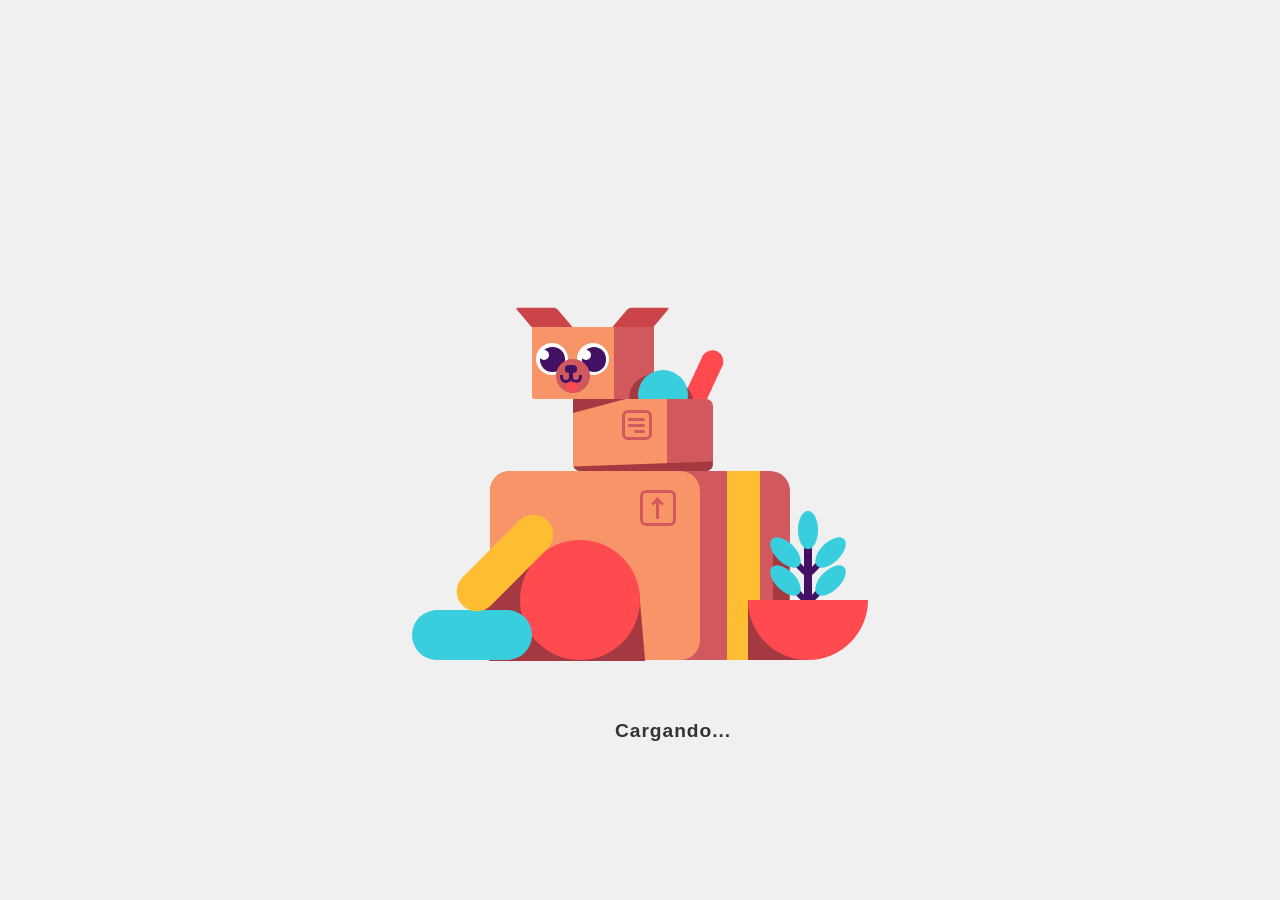
<file: index.html>
<!doctype html>
<!--[if lte IE 9]>
<html lang="en" class="oldie">
<![endif]-->
<!--[if gt IE 9]><!-->
<html lang="en">
<!--<![endif]-->
<head>
  <meta charset="utf-8">
  <meta name="viewport" content="width=device-width, initial-scale=1">
  <title>CSS Box Dog Animation</title>
  <link rel="stylesheet" media="all" href="style.css" />
</head>
<body>
<div class="container">
  <div class="box">
    <div class="sign"></div>
  </div>
  <div class="dog">
    <div class="dog-group">
      <div class="tongue-open"></div>
      <div class="body-group">
        <div class="dog-box">
          <div class="dog-box-sign">
            <div class="content"></div>
          </div>
          <div class="bottom-shadow"></div>
          <div class="top-left-shadow"></div>
        </div>
        <div class="tail-group">
          <div class="tail">
            <div class="tail">
              <div class="tail">
                <div class="tail">
                  <div class="tail">
                    <div class="tail">
                      <div class="tail last"></div>
                    </div>
                  </div>
                </div>
              </div>
            </div>
          </div>
        </div>
        <div class="dog-shape"></div>
      </div>
      <div class="head-group">
        <div class="ear">
          <div class="ear-container">
            <div class="ear-left"></div>
          </div>
        </div>
        <div class="head"></div>
        <div class="ear right">
          <div class="ear-container">
            <div class="ear-right"></div>
          </div>
        </div>
        <div class="face">
          <div class="muzzle">
            <div class="nose"></div>
            <div class="mouth-close"></div>
            <div class="mouth-open">
              <div class="teeth"></div>
            </div>
            <div class="mouth-barks"></div>
          </div>
          <div class="eyes">
            <div class="eye-left">
              <div class="pupil"></div>
            </div>
            <div class="eye-right">
              <div class="pupil"></div>
            </div>
          </div>
        </div>
      </div>
    </div>
  </div>
  <div class="plant-group">
    <div class="pot"></div>
    <div class="plant">
      <div class="stem">
        <div class="leaf"></div>
        <div class="leaf"></div>
        <div class="leaf"></div>
        <div class="leaf"></div>
        <div class="leaf"></div>
      </div>
    </div>
  </div>
  <div class="shapes">
    <div class="red-shape"></div>
    <div class="blue-shape"></div>
    <div class="yellow-shape"></div>
  </div>
</div>
<div class="loading-container">
  <div class="loading-text">Cargando...</div>
  <div class="ready-text">Listo</div>
</div>
<script>
  window.addEventListener('load', () => {
    document.body.classList.add('site-loaded');
    
    const loadingText = document.querySelector('.loading-text');
    const readyText = document.querySelector('.ready-text');
    
    // Mostrar "Cargando..." inicialmente
    loadingText.style.display = 'block';
    readyText.style.display = 'none';
    
    // Cambiar a "Listo" después de 10 segundos
    setTimeout(() => {
      loadingText.style.display = 'none';
      readyText.style.display = 'block';
    }, 10000);
    
    // Redirigir a inicio.html 2 segundos después de mostrar "Listo"
    setTimeout(() => {
      window.location.href = 'inicio.html';
    }, 12000);
  });
</script>
</body>
</html>
</file>
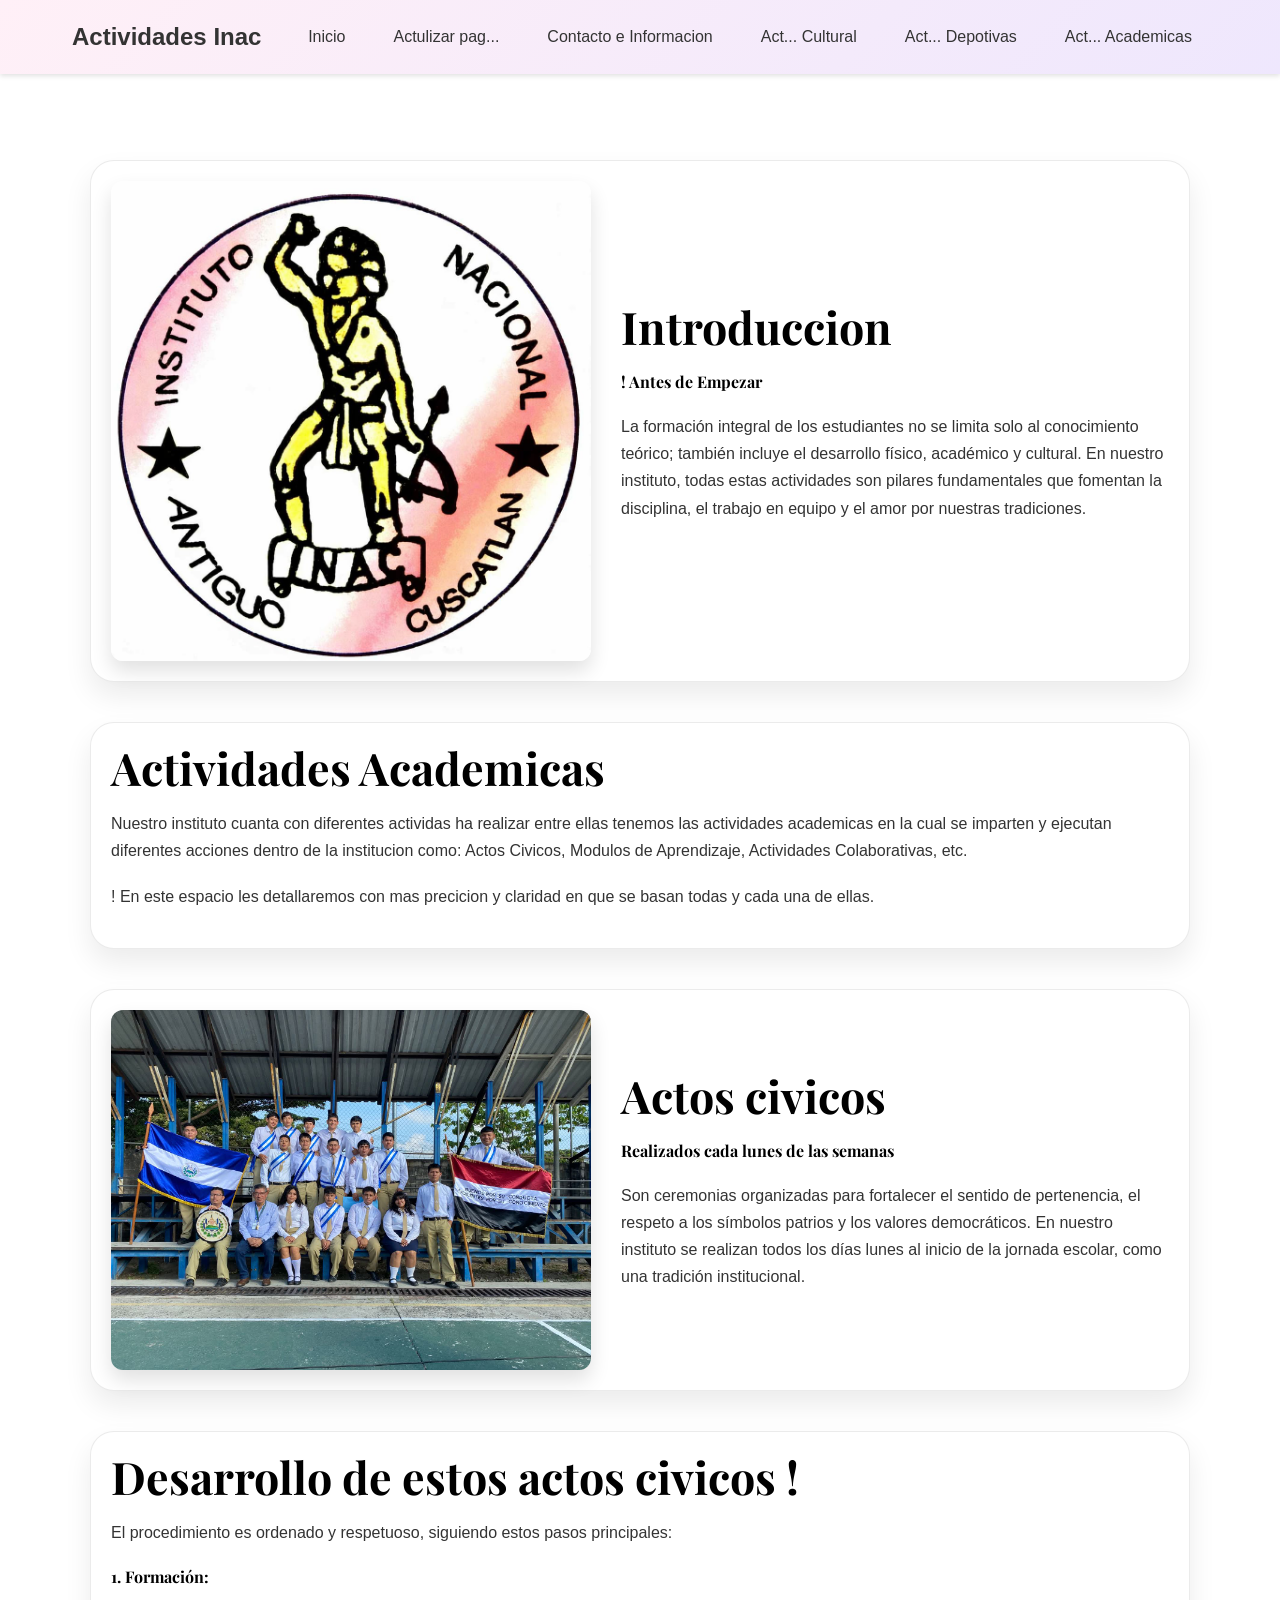
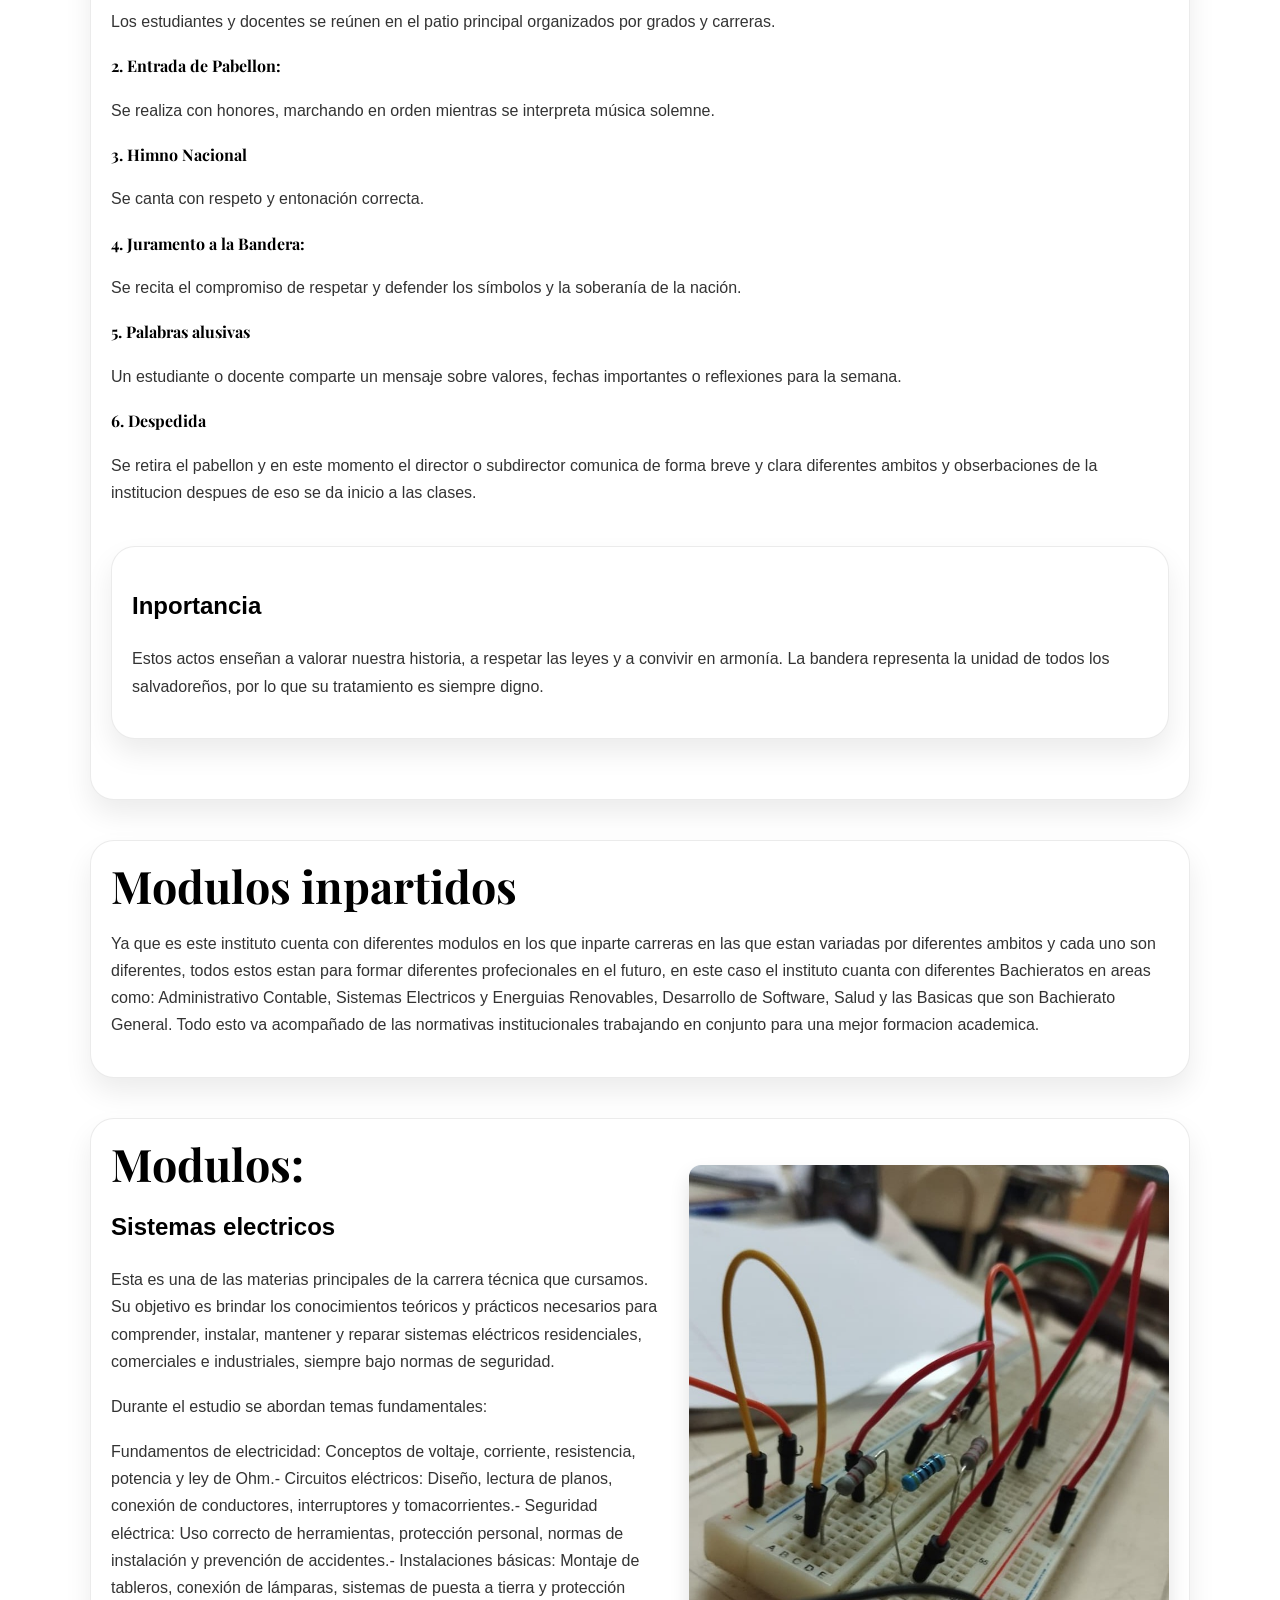
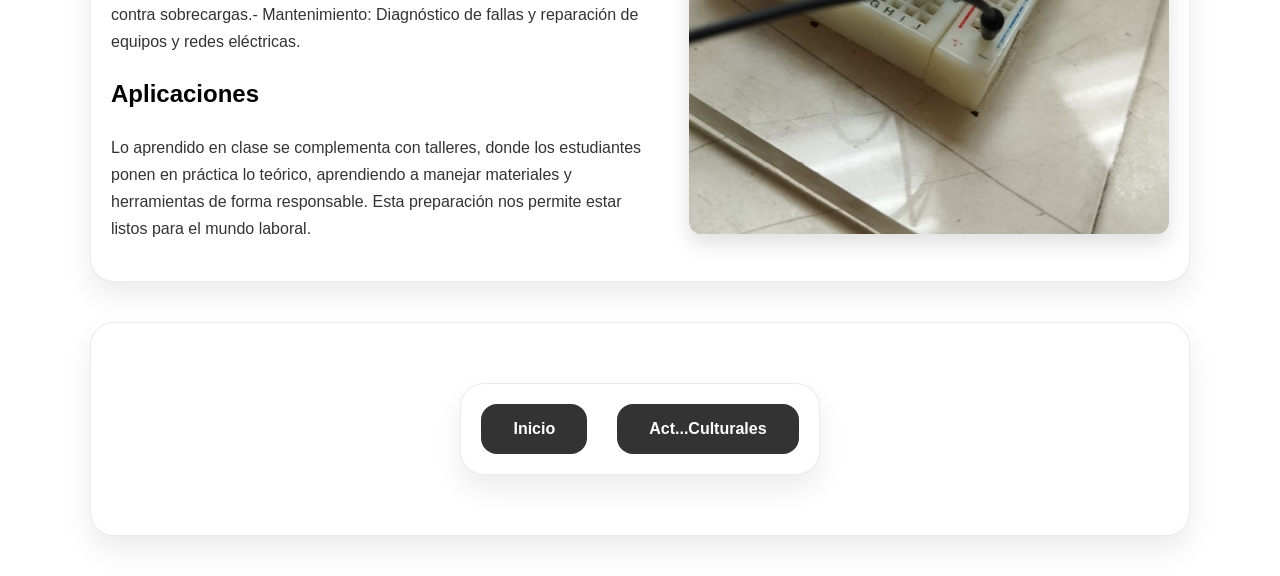
<file: actividadesinacp.html>
<!DOCTYPE html>
<html lang="es-ES">
<head>
    <meta charset="UTF-8">
    <meta name="viewport" content="width=device-width, initial-scale=1.0">
    <title>Barroco Copy</title>
    <link rel="stylesheet" href="styles.css">
    <link href="https://fonts.googleapis.com/css2?family=Montserrat:wght@600;700&family=Playfair+Display:wght@400;700&display=swap" rel="stylesheet">
    <style>
        .detalle-barroco {
            display: flex;
            flex-wrap: wrap;
            align-items: center;
            gap: 30px;
            max-width: 1100px;
            margin: 40px auto;
            padding: 20px;
        }
        .detalle-barroco img {
            width: 100%;
            max-width: 480px;
            border-radius: 12px;
            object-fit: cover;
            box-shadow: 0 10px 20px rgba(0,0,0,0.12);
        }
        .detalle-barroco.reverse {
            flex-direction: row-reverse;
        }
        .detalle-contenido {
            flex: 1;
            min-width: 280px;
        }
        .detalle-contenido h1,
        .detalle-contenido h4 {
            margin: 0 0 18px;
            font-family: 'Playfair Display', serif;
        }
        .detalle-contenido h1 {
            font-size: 2.8rem;
            line-height: 1.1;
        }
        .detalle-contenido p {
            color: #333;
            line-height: 1.7;
            margin-bottom: 18px;
            font-size: 1rem;
        }
        .detalle-contenido .cta-buton {
            display: block;
            margin: 1.5rem auto 0;
        }
        @media (max-width: 860px) {
            .detalle-barroco {
                flex-direction: column;
                text-align: center;
            }
            .detalle-contenido {
                width: 100%;
            }
            .detalle-barroco img {
                max-width: 100%;
            }
        }
    </style>
</head>
<body>
    <header>
        <nav>
            <div class="logo">Actividades Inac</div>
            <button class="nav-toggle" aria-label="Abrir menú" aria-expanded="false">
                <span></span>
                <span></span>
                <span></span>
            </button>
            <ul class="nav-links">
                <li><a href="inicio.html">Inicio</a></li>
                <li><a href="index.html">Actulizar pag...</a></li>
                <li><a href="Informaciony contactos.html">Contacto e Informacion</a></li>
                <li><a href="actividadesinacp2.html">Act... Cultural</a></li>
                <li><a href="actividadesinacpdepo.html">Act... Depotivas</a></li>
                <li><a href="actividadesinacp.html">Act... Academicas</a></li>


            </ul>
        </nav>
    </header>

    <main class="fade-section">
   <section   class="detalle-barroco">
            <img src="IMGs/inaclogo.jpg" alt="El Barroco">
            <div class="detalle-contenido">
                <h1>Introduccion</h1>
                <h4>! Antes de Empezar</h4>
                <p>La formación integral de los estudiantes no se limita solo al conocimiento teórico;
                     también incluye el desarrollo físico, académico y cultural. En nuestro instituto, 
                     todas estas actividades son pilares fundamentales que fomentan la disciplina, el trabajo 
                     en equipo y el amor por nuestras tradiciones.</p>
                
            </div>
        </section>

        <section class="detalle-barroco reverse">
            
            <div class="detalle-contenido">
                <h1>Actividades Academicas</h1>
                <h4></h4>
                <p>Nuestro instituto cuanta con diferentes actividas ha realizar entre ellas tenemos las actividades academicas en la cual se imparten y ejecutan diferentes acciones dentro 
                    de la institucion como: Actos Civicos, Modulos de Aprendizaje, Actividades Colaborativas, etc.
                </p>

                <h4></h4>
                     <p> ! En este espacio les detallaremos con mas precicion y claridad en que se basan todas y cada una de ellas.</p>
            </div>
        </section>


        <section id="Caracteristicas" class="detalle-barroco">
            <img src="IMGs/actocivico.jpg" alt="Contenido barroco">
            <div class="detalle-contenido">
                <h1>Actos civicos</h1>
                
               <h4>Realizados cada lunes de las semanas
                </h4>
                <p>Son ceremonias organizadas para fortalecer el sentido de pertenencia, el respeto a los símbolos patrios y los valores democráticos. En nuestro instituto se realizan todos los días lunes al inicio de la jornada escolar, como una tradición institucional.

                </p>
            </div>
        </section>


        <section class="detalle-barroco">
            <div class="detalle-contenido">
               <h1>Desarrollo de estos actos civicos !
                </h1>
                <p> El procedimiento es ordenado y respetuoso, siguiendo estos pasos principales:</p>

                <h4>1. Formación: </h4>
                <p>Los estudiantes y docentes se reúnen en el patio principal organizados por grados y carreras.</p>

                    <h4>2. Entrada de Pabellon:
                    </h4>
                    <p>Se realiza con honores, marchando en orden mientras se interpreta música solemne.</p>

                         <h4>3. Himno Nacional</h4>
                         <p>Se canta con respeto y entonación correcta.</p>    
                        
                        
                         <h4>4. Juramento a la Bandera:</h4>
                            <p>Se recita el compromiso de respetar y defender los símbolos y la soberanía de la nación.</p>

                            <h4>5. Palabras alusivas</h4>
                            <p>Un estudiante o docente comparte un mensaje sobre valores, fechas importantes o reflexiones para la semana.</p>

                            <h4>6. Despedida</h4>
                            <p>Se retira el pabellon y en este momento el director o subdirector comunica de forma breve y clara diferentes ambitos y obserbaciones de la institucion despues de eso se da inicio a las clases.

</p>

           
                    
                    
                    
                    
                    <section class="detalle-barroco reverse">
            
            <div class="detalle-contenido">
                 <h2>Inportancia
            </h2>
                
                <h4></h4>

                <p> Estos actos enseñan a valorar nuestra historia, a respetar las leyes y a convivir en armonía. La bandera representa la unidad de todos los salvadoreños, por lo que su tratamiento es siempre digno.</p>
                
            </div>
        </section>




    </section>




<section class="detalle-barroco reverse">
            
            <div class="detalle-contenido">
                <h1> Modulos inpartidos</h1>
                <h2></h2>
                <p>Ya que es este instituto cuenta con diferentes modulos en los que inparte carreras en las que estan variadas por diferentes ambitos y cada uno son diferentes, todos estos estan para 
                    formar diferentes profecionales en el futuro, en este caso el instituto cuanta con diferentes Bachieratos en areas como: Administrativo Contable, Sistemas Electricos y Energuias Renovables, Desarrollo de Software, Salud y las Basicas que son Bachierato General. 
                    Todo esto va acompañado de las normativas institucionales trabajando en conjunto para una mejor formacion academica.
                </p>

                <h4></h4>
                    
            </div>
        </section>



   <section class="detalle-barroco reverse">
            
    <img src="IMGs/modulo.jpg" alt="Carácter barroco">
    
            <div class="detalle-contenido">
                <h1>Modulos:</h1>
                <h2> Sistemas electricos</h2>
                  <p>Esta es una de las materias principales de la carrera técnica que cursamos. 
                    Su objetivo es brindar los conocimientos teóricos y prácticos necesarios para comprender, instalar, 
                    mantener y reparar sistemas eléctricos residenciales, comerciales e industriales, siempre bajo normas de seguridad.</p>

                    <p> Durante el estudio se abordan temas fundamentales:</p>
                    <p>  Fundamentos de electricidad: Conceptos de voltaje, corriente, resistencia, potencia y ley de Ohm.
​
- Circuitos eléctricos: Diseño, lectura de planos, conexión de conductores, interruptores y tomacorrientes.
​
- Seguridad eléctrica: Uso correcto de herramientas, protección personal, normas de instalación y prevención de accidentes.
​
- Instalaciones básicas: Montaje de tableros, conexión de lámparas, sistemas de puesta a tierra y protección contra sobrecargas.
​
- Mantenimiento: Diagnóstico de fallas y reparación de equipos y redes eléctricas.</p>

<h2> Aplicaciones</h2>
<p> Lo aprendido en clase se complementa con talleres, donde los estudiantes ponen en práctica lo teórico, aprendiendo a manejar materiales y herramientas de forma responsable. Esta preparación nos permite estar listos para el mundo laboral.</p>
                
                    </div>

   </section>






<section class="detalle-barroco reverse">
            







            <section id="Caracteristicas" class="detalle-barroco">
        
                <button class="cta-buton" onclick="window.location.href='inicio.html'">Inicio</button>
                <button class="cta-buton" onclick="window.location.href='actividadesinacp2.html'">Act...Culturales</button>
            
            </div>
        </section>








 
    </main>






    <script>
        window.addEventListener('load', () => {
            document.body.classList.add('site-loaded');
        });
    </script>
<script>
const navToggle = document.querySelector('.nav-toggle');
const navLinks = document.querySelector('.nav-links');
if (navToggle && navLinks) {
    navToggle.addEventListener('click', () => {
        const expanded = navToggle.getAttribute('aria-expanded') === 'true';
        navToggle.setAttribute('aria-expanded', String(!expanded));
        navLinks.classList.toggle('nav-open');
    });
}
</script>
</body>
</html>
</file>
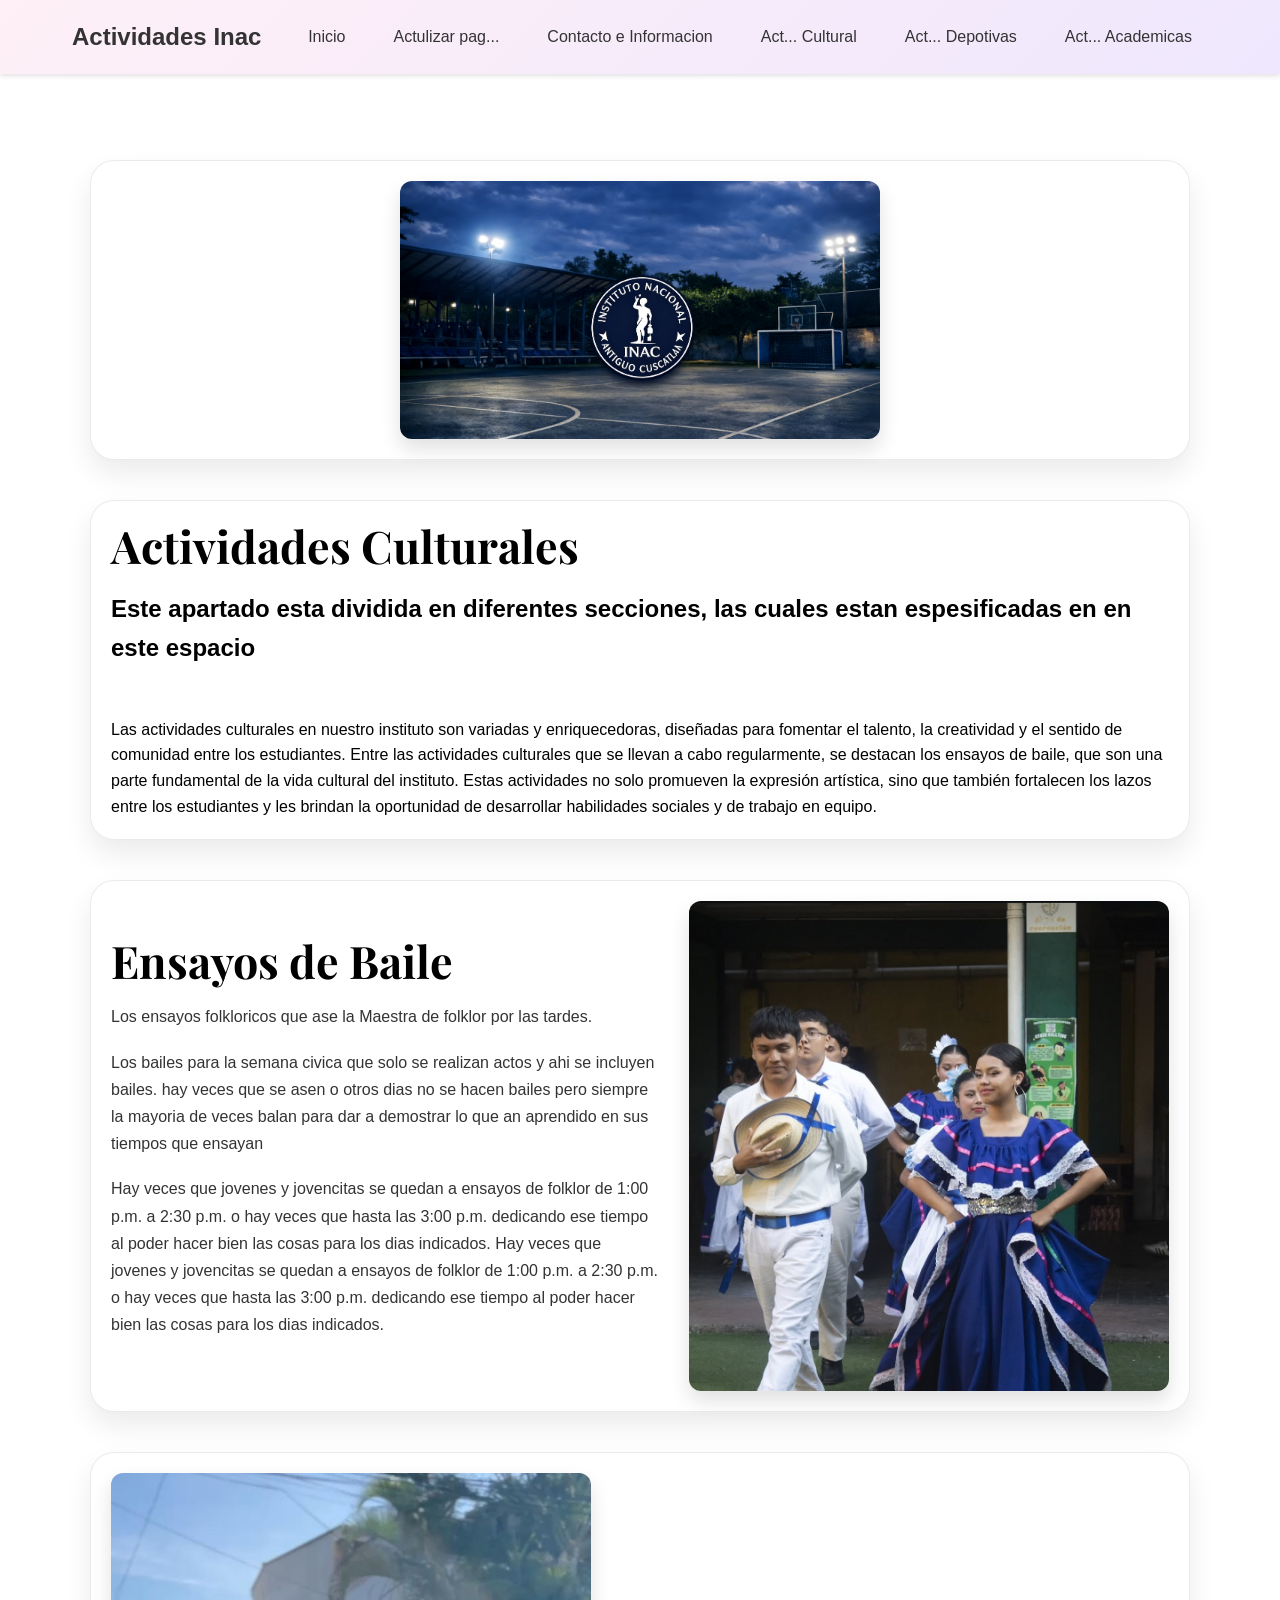
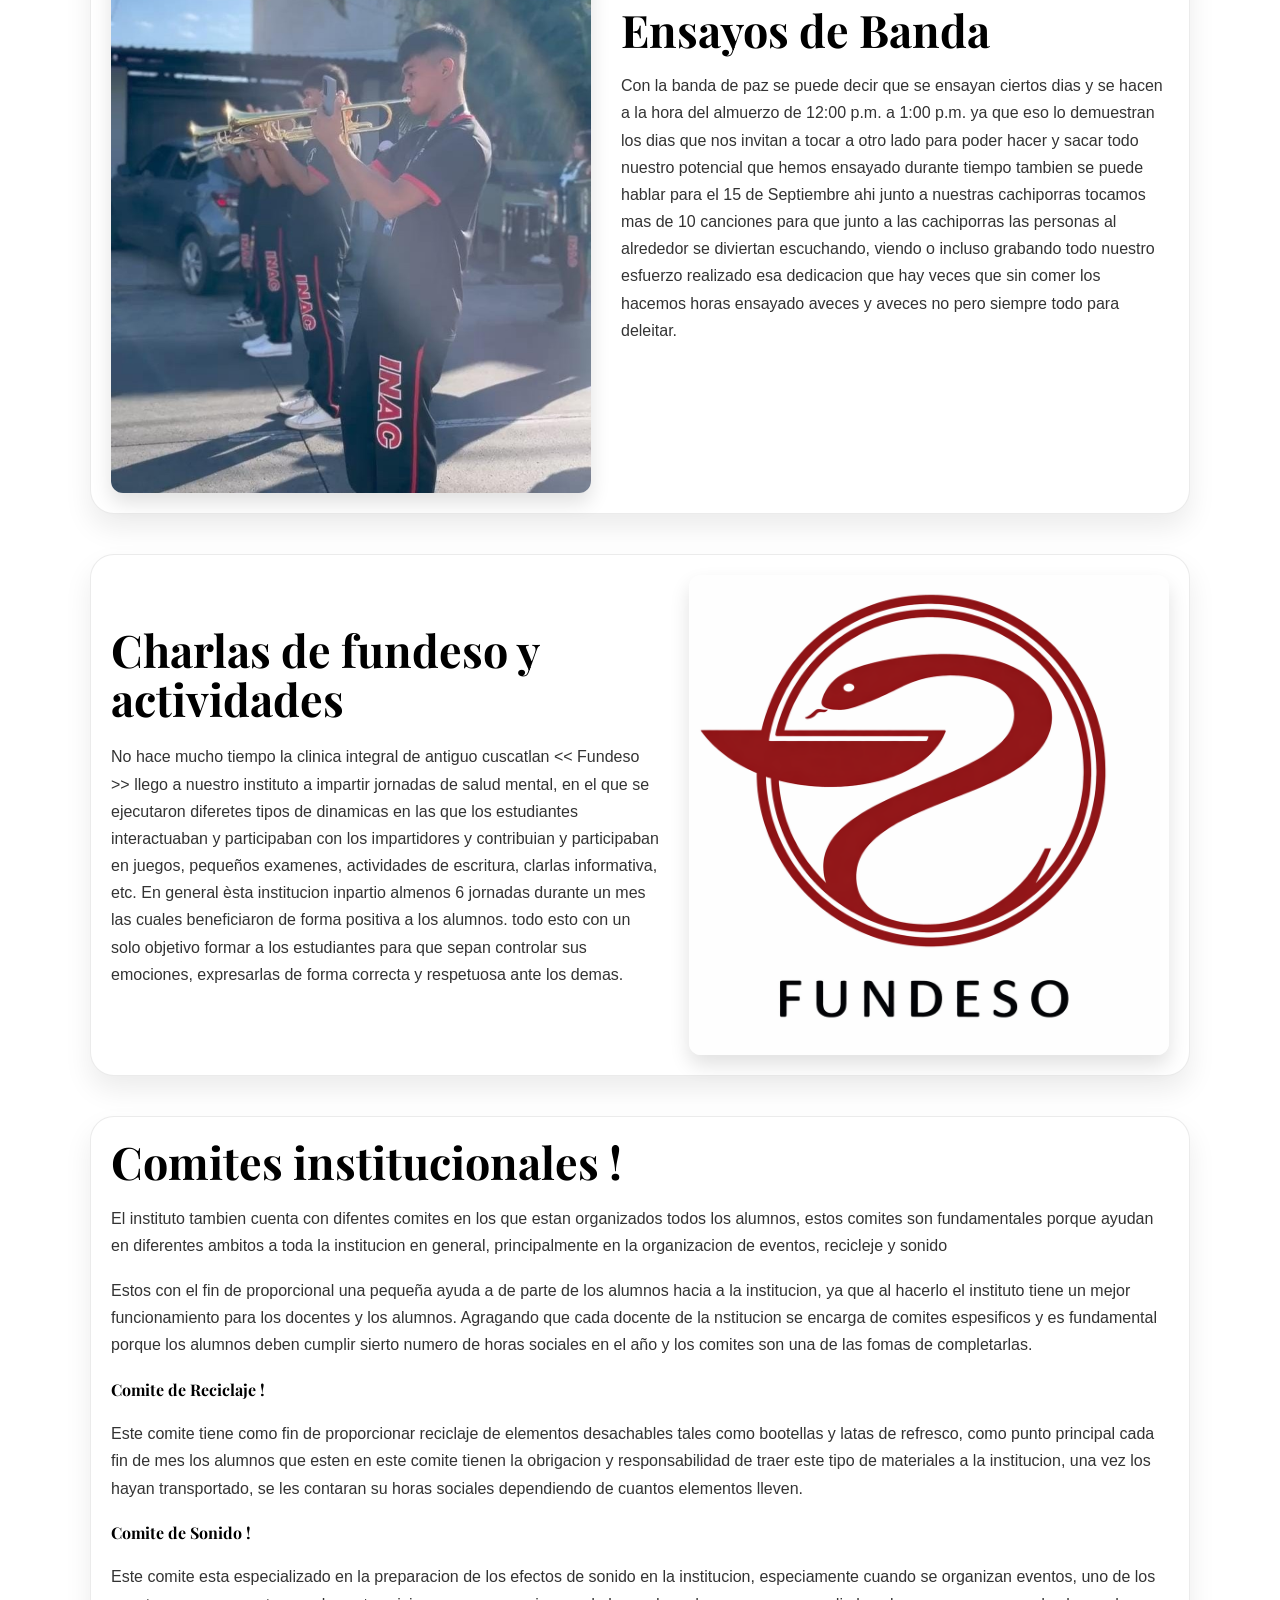
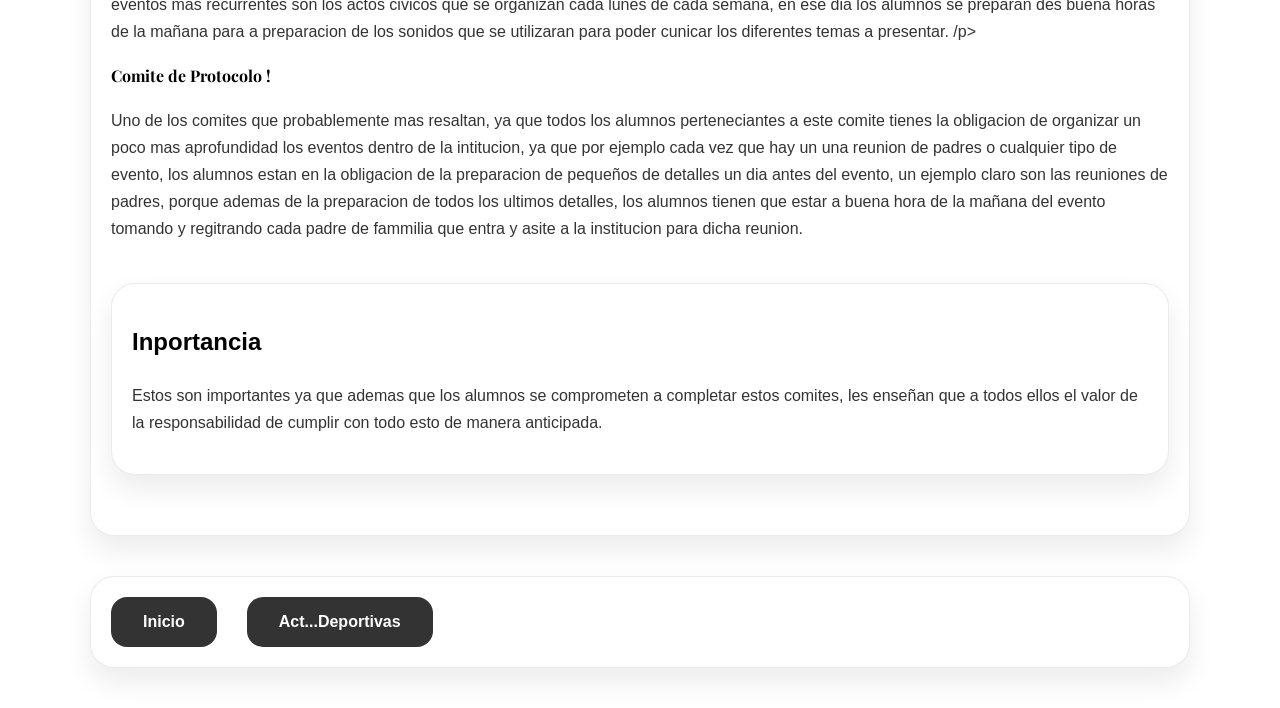
<file: actividadesinacp2.html>
<!DOCTYPE html>
<html lang="es-ES">
<head>
    <meta charset="UTF-8">
    <meta name="viewport" content="width=device-width, initial-scale=1.0">
    <title>Barroco Copy</title>
    <link rel="stylesheet" href="styles.css">
    <link href="https://fonts.googleapis.com/css2?family=Montserrat:wght@600;700&family=Playfair+Display:wght@400;700&display=swap" rel="stylesheet">
    <style>
        .detalle-barroco {
            display: flex;
            flex-wrap: wrap;
            align-items: center;
            gap: 30px;
            max-width: 1100px;
            margin: 40px auto;
            padding: 20px;
        }
        .detalle-barroco img {
            width: 100%;
            max-width: 480px;
            border-radius: 12px;
            object-fit: cover;
            box-shadow: 0 10px 20px rgba(0,0,0,0.12);
        }
        .detalle-barroco.reverse {
            flex-direction: row-reverse;
        }
        .detalle-contenido {
            flex: 1;
            min-width: 280px;
        }
        .detalle-contenido h1,
        .detalle-contenido h4 {
            margin: 0 0 18px;
            font-family: 'Playfair Display', serif;
        }
        .detalle-contenido h1 {
            font-size: 2.8rem;
            line-height: 1.1;
        }
        .detalle-contenido p {
            color: #333;
            line-height: 1.7;
            margin-bottom: 18px;
            font-size: 1rem;
        }
        .detalle-contenido .cta-buton {
            display: block;
            margin: 1.5rem auto 0;
        }
        @media (max-width: 860px) {
            .detalle-barroco {
                flex-direction: column;
                text-align: center;
            }
            .detalle-contenido {
                width: 100%;
            }
            .detalle-barroco img {
                max-width: 100%;
            }
        }
    </style>
</head>
<body>
    <header>
        <nav>
            <div class="logo">Actividades Inac</div>
            <button class="nav-toggle" aria-label="Abrir menú" aria-expanded="false">
                <span></span>
                <span></span>
                <span></span>
            </button>
            <ul class="nav-links">
                <li><a href="inicio.html">Inicio</a></li>
                <li><a href="index.html">Actulizar pag...</a></li>
                <li><a href="Informaciony contactos.html">Contacto e Informacion</a></li>
                <li><a href="actividadesinacp2.html">Act... Cultural</a></li>
                <li><a href="actividadesinacpdepo.html">Act... Depotivas</a></li>
                <li><a href="actividadesinacp.html">Act... Academicas</a></li>


            </ul>
        </nav>
    </header>

    <main class="fade-section">




<section   class="detalle-barroco">
           
    <img src="IMGs/inacfts.png" alt="El Barroco"></section>





   <section   class="detalle-barroco">
            
            <div class="detalle-contenido">
                <h1>Actividades Culturales</h1>
            <h2>Este apartado esta dividida en diferentes secciones, las cuales estan espesificadas en en este espacio</h2>

                
                <p></p>
                
            </div>Las actividades culturales en nuestro instituto son variadas y enriquecedoras, diseñadas para fomentar el talento, la creatividad y el sentido de comunidad entre los estudiantes. Entre las actividades culturales que se llevan a cabo regularmente, se destacan los ensayos de baile, que son una parte fundamental de la vida cultural del instituto. Estas actividades no solo promueven la expresión artística, sino que también fortalecen los lazos entre los estudiantes y les brindan la oportunidad de desarrollar habilidades sociales y de trabajo en equipo.
        </section>







<section class="detalle-barroco reverse">
            
    <img src="IMGs/cultural1.jpg" alt="Carácter barroco">
    <div class="detalle-contenido">
                <h1>Ensayos de Baile</h1>
                <h4></h4>
                <p> </p>  
                <p>Los ensayos folkloricos que ase la Maestra de folklor por las tardes.</p>
                    <p>Los bailes para la semana civica que solo se realizan actos y ahi se incluyen bailes. hay veces que se asen o otros dias no se hacen bailes pero siempre la mayoria de veces balan para dar a demostrar lo que an aprendido en sus tiempos que ensayan</p>
                    <p>  Hay veces que jovenes y jovencitas se quedan a ensayos de folklor de 1:00 p.m. a 2:30 p.m. o hay veces que hasta las 3:00 p.m. dedicando ese tiempo al poder hacer bien las cosas para los dias indicados. Hay veces que jovenes y jovencitas se quedan a ensayos de folklor de 1:00 p.m. a 2:30 p.m. o hay veces que hasta las 3:00 p.m. dedicando ese tiempo al poder hacer bien las cosas para los dias indicados.</p>
                </div>

   </section>












        <section id="Caracteristicas" class="detalle-barroco">
            <img src="IMGs/banda.jpg" alt="Contenido barroco">
            <div class="detalle-contenido">
                <h1>Ensayos de Banda</h1>
                
               <h4>
                </h4>
                <p>Con la banda de paz se puede decir que se ensayan ciertos dias y se hacen a la hora del almuerzo de 12:00 p.m. a 1:00 p.m. ya que eso lo demuestran los dias que nos invitan a tocar a otro lado para poder hacer y sacar todo nuestro potencial que hemos ensayado durante tiempo tambien se puede hablar para el 15 de Septiembre ahi junto a nuestras cachiporras tocamos mas de 10 canciones para que junto a las cachiporras las personas al alrededor se diviertan escuchando, viendo o incluso grabando todo nuestro esfuerzo realizado esa dedicacion que hay veces que sin comer los hacemos horas ensayado aveces y aveces no pero siempre todo para deleitar.</p>
                
            </div>
        </section>










<section class="detalle-barroco reverse">
            <img src="IMGs/fundeso.jpg" alt="Carácter barroco">
            <div class="detalle-contenido">
                 
                <h1>Charlas de fundeso y actividades</h1>
                <h2></h2>
                <p>No hace mucho tiempo la clinica integral de antiguo cuscatlan << Fundeso >> llego a nuestro instituto a impartir jornadas de salud mental,
                en el que se  ejecutaron diferetes tipos de dinamicas en las que los estudiantes interactuaban y participaban con los impartidores y contribuian y participaban en juegos, pequeños examenes, actividades de escritura, clarlas informativa, etc.
            En general èsta institucion inpartio almenos 6 jornadas durante un mes las cuales beneficiaron de forma positiva a los alumnos. todo esto con un solo objetivo formar a los estudiantes para que sepan controlar sus emociones, expresarlas de forma correcta y respetuosa ante los demas.</p>

                <h4></h4>
                    
            </div>
        </section>


        <section class="detalle-barroco">
            <div class="detalle-contenido">
               <h1>Comites institucionales !
                </h1>
                <p>El instituto tambien cuenta con difentes comites en los que estan organizados todos los alumnos, estos comites son fundamentales porque ayudan en diferentes ambitos a toda la institucion en general, principalmente en la organizacion de eventos, recicleje y sonido </p>    
                            <p>Estos con el fin de proporcional una pequeña ayuda a de parte de los alumnos hacia a la institucion, ya que al hacerlo el instituto tiene un mejor funcionamiento para los docentes y los alumnos. Agragando que cada docente de la nstitucion se encarga de comites espesificos
                                 y es fundamental porque los alumnos deben cumplir sierto numero de horas sociales en el año y los comites son una de las fomas de completarlas. </p>

                <h4>Comite de Reciclaje !</h4>
                <p>Este comite tiene como fin de proporcionar reciclaje de elementos desachables tales como bootellas y latas de refresco, como punto principal cada fin de mes los alumnos que esten en este comite tienen la obrigacion y responsabilidad de traer este tipo de materiales a la institucion, una vez los hayan transportado, se les contaran su horas sociales dependiendo de cuantos elementos lleven. </p>

                    <h4>Comite de Sonido !
                    </h4>
                    <p>Este comite esta especializado en la preparacion de los efectos de sonido en la institucion, especiamente cuando se organizan eventos, uno de los eventos mas recurrentes son los actos civicos que se organizan cada lunes de cada semana, en ese dia los alumnos se preparan des buena horas de la mañana para a preparacion de los sonidos que se utilizaran para poder cunicar los diferentes temas a presentar. /p>

                         <h4>Comite de Protocolo !</h4>
                         <p>Uno de los comites que probablemente mas resaltan, ya que todos los alumnos perteneciantes a este comite tienes la obligacion de organizar un poco mas aprofundidad los eventos dentro de la intitucion, ya que por ejemplo cada vez que hay un una reunion de padres o cualquier tipo de evento, los alumnos estan en la obligacion de la preparacion de pequeños de detalles un dia antes del evento, un ejemplo claro son las reuniones de padres, porque ademas de la preparacion de todos los ultimos detalles, los alumnos tienen que estar a buena hora de la mañana del evento tomando y regitrando cada padre de fammilia que entra y asite a la institucion para dicha reunion. </p>    
                        
    
                    <section class="detalle-barroco reverse">
            
            <div class="detalle-contenido">
                 <h2>Inportancia
            </h2>
                
                <h4></h4>

                <p>Estos son importantes ya que ademas que los alumnos se comprometen a completar estos comites, les enseñan que a todos ellos el valor de la responsabilidad de cumplir con todo esto de manera anticipada.</p>
                
            </div>
        </section>




    </section>




            <section id="Caracteristicas" class="detalle-barroco">
        
                <button class="cta-buton" onclick="window.location.href='inicio.html'">Inicio</button>
                <button class="cta-buton" onclick="window.location.href='actividadesinacpdepo.html'">Act...Deportivas</button>
            
            </div>
        </section>








 
    </main>






    <script>
        window.addEventListener('load', () => {
            document.body.classList.add('site-loaded');
        });
    </script>
<script>
const navToggle = document.querySelector('.nav-toggle');
const navLinks = document.querySelector('.nav-links');
if (navToggle && navLinks) {
    navToggle.addEventListener('click', () => {
        const expanded = navToggle.getAttribute('aria-expanded') === 'true';
        navToggle.setAttribute('aria-expanded', String(!expanded));
        navLinks.classList.toggle('nav-open');
    });
}
</script>
</body>
</html>
</file>
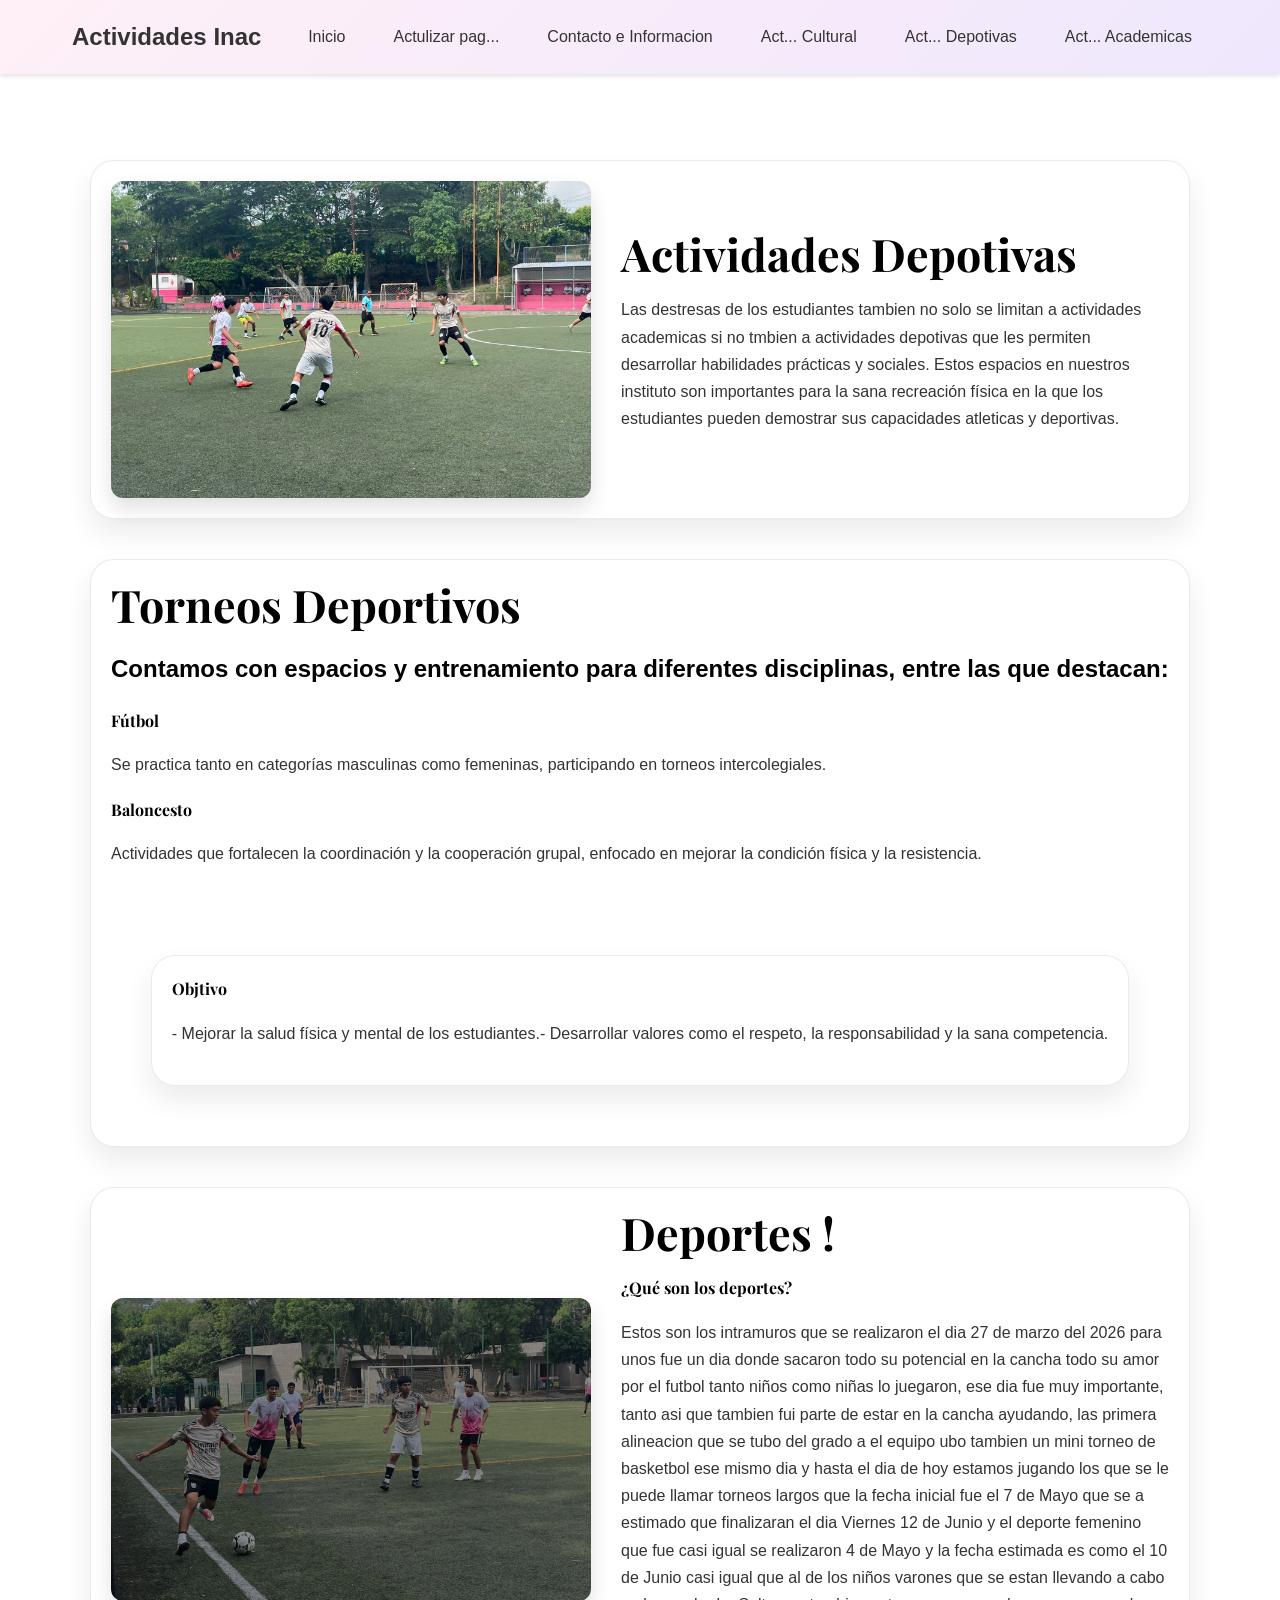
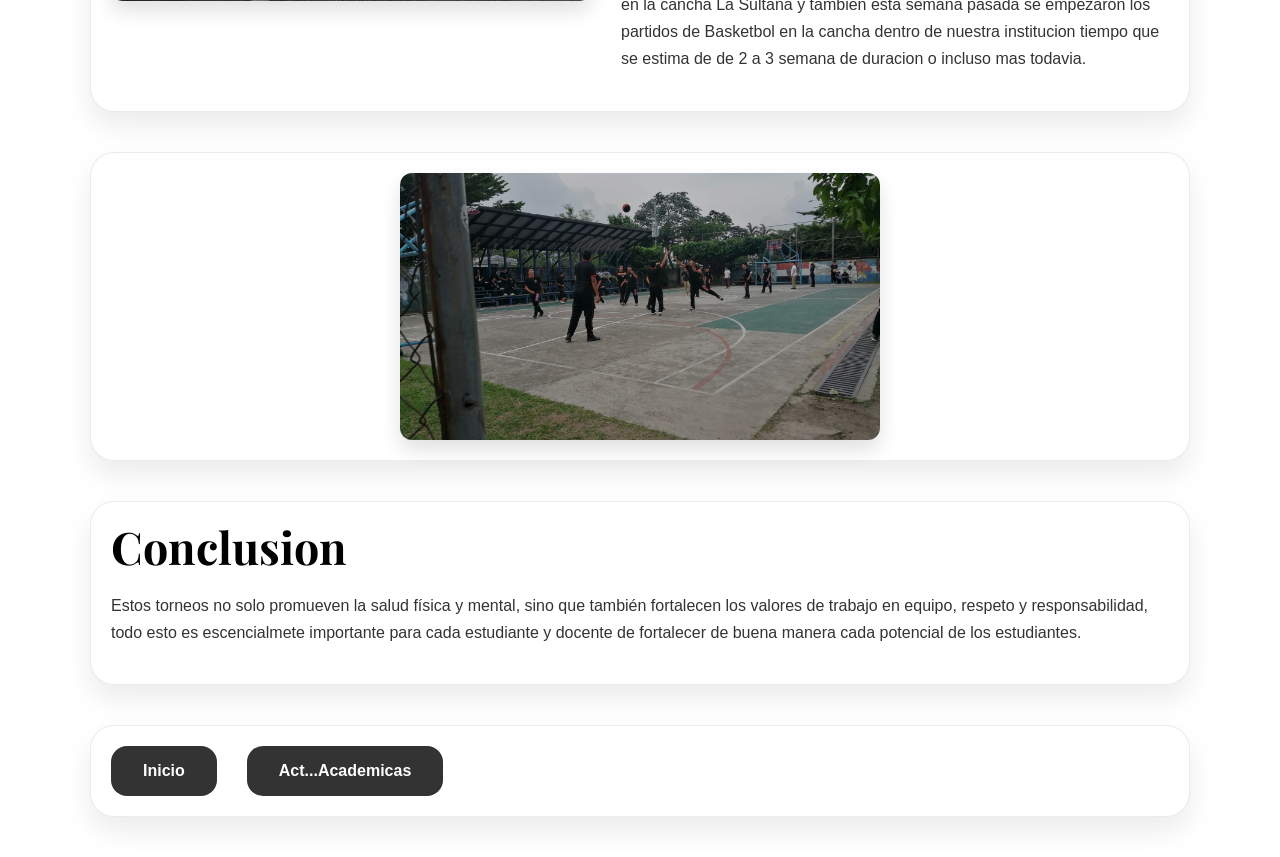
<file: actividadesinacpdepo.html>
<!DOCTYPE html>
<html lang="es-ES">
<head>
    <meta charset="UTF-8">
    <meta name="viewport" content="width=device-width, initial-scale=1.0">
    <title>Barroco Copy</title>
    <link rel="stylesheet" href="styles.css">
    <link href="https://fonts.googleapis.com/css2?family=Montserrat:wght@600;700&family=Playfair+Display:wght@400;700&display=swap" rel="stylesheet">
    <style>
        .detalle-barroco {
            display: flex;
            flex-wrap: wrap;
            align-items: center;
            gap: 30px;
            max-width: 1100px;
            margin: 40px auto;
            padding: 20px;
        }
        .detalle-barroco img {
            width: 100%;
            max-width: 480px;
            border-radius: 12px;
            object-fit: cover;
            box-shadow: 0 10px 20px rgba(0,0,0,0.12);
        }
        .detalle-barroco.reverse {
            flex-direction: row-reverse;
        }
        .detalle-contenido {
            flex: 1;
            min-width: 280px;
        }
        .detalle-contenido h1,
        .detalle-contenido h4 {
            margin: 0 0 18px;
            font-family: 'Playfair Display', serif;
        }
        .detalle-contenido h1 {
            font-size: 2.8rem;
            line-height: 1.1;
        }
        .detalle-contenido p {
            color: #333;
            line-height: 1.7;
            margin-bottom: 18px;
            font-size: 1rem;
        }
        .detalle-contenido .cta-buton {
            display: block;
            margin: 1.5rem auto 0;
        }
        @media (max-width: 860px) {
            .detalle-barroco {
                flex-direction: column;
                text-align: center;
            }
            .detalle-contenido {
                width: 100%;
            }
            .detalle-barroco img {
                max-width: 100%;
            }
        }
    </style>
</head>
<body>
    <header>
        <nav>
            <div class="logo">Actividades Inac</div>
            <button class="nav-toggle" aria-label="Abrir menú" aria-expanded="false">
                <span></span>
                <span></span>
                <span></span>
            </button>
            <ul class="nav-links">
                <li><a href="inicio.html">Inicio</a></li>
                <li><a href="index.html">Actulizar pag...</a></li>
                <li><a href="Informaciony contactos.html">Contacto e Informacion</a></li>
                <li><a href="actividadesinacp2.html">Act... Cultural</a></li>
                <li><a href="actividadesinacpdepo.html">Act... Depotivas</a></li>
                <li><a href="actividadesinacp.html">Act... Academicas</a></li>


            </ul>
        </nav>
    </header>

    <main class="fade-section">
   <section   class="detalle-barroco">
            <img src="IMGs/depo.jpg" alt="El Barroco">
            <div class="detalle-contenido">
                <h1>Actividades Depotivas</h1>
                <h4></h4>
                <p>Las destresas de los estudiantes tambien no solo se limitan a actividades academicas si no tmbien a actividades depotivas que les permiten desarrollar habilidades prácticas y sociales. Estos espacios en nuestros instituto son importantes para la sana recreación física en la que los estudiantes pueden demostrar sus capacidades atleticas y deportivas.</p>
                
            </div>
        </section>

        <section class="detalle-barroco reverse">
            
            <div class="detalle-contenido">
            <h1>Torneos Deportivos</h1>
                <h2>Contamos con espacios y entrenamiento para diferentes disciplinas, entre las que destacan:</h2>
            <h4>Fútbol</h4>
            <p>Se practica tanto en categorías masculinas como femeninas, participando en torneos intercolegiales.</p>

                <h4>Baloncesto</h4>
                     <p>Actividades que fortalecen la coordinación y la cooperación grupal, enfocado en mejorar la condición física y la resistencia.
</p>
            </div>


             <section class="detalle-barroco reverse">
                <div class="detalle-contenido">
            <h4>Objtivo</h4>
                <p>
- Mejorar la salud física y mental de los estudiantes.
​
- Desarrollar valores como el respeto, la responsabilidad y la sana competencia.
 
</p>
</div>
        </section>
        </section>


        <section id="Caracteristicas" class="detalle-barroco">
            <img src="IMGs/depo2.jpg" alt="Contenido barroco">
            <div class="detalle-contenido">
                <h1>Deportes !</h1>
                
               <h4>¿Qué son los deportes?</h4>
                <p>Estos son los intramuros que se realizaron el dia 27 de marzo del 2026 para unos fue un dia donde sacaron todo su potencial en la cancha todo su amor
                     por el futbol tanto niños como niñas lo juegaron, ese dia fue muy importante, tanto asi que tambien fui parte de estar en la cancha ayudando, las primera alineacion que se tubo del grado
                      a el equipo ubo tambien un mini torneo de basketbol ese mismo dia y hasta el dia de hoy estamos jugando los que se le puede llamar torneos largos que la fecha inicial fue el 7
                       de Mayo que se a estimado que finalizaran el dia Viernes 12 de Junio y el deporte femenino que fue casi igual se realizaron 4 de Mayo y la fecha estimada es como el 10 de
                        Junio casi igual que al de los niños varones que se estan llevando a cabo en la cancha La Sultana y tambien esta semana pasada se empezaron los partidos de Basketbol en la cancha
                         dentro  de nuestra institucion tiempo  que se estima de de 2 a 3 semana de duracion o incluso mas todavia.</p>
            </div>
       
        </section>



    </section>

 <section class="detalle-barroco">
            <img src="IMGs/depo3.jpg" alt="Introducción al barroco">
        
        </section>


<section class="detalle-barroco reverse">
            
            <div class="detalle-contenido">
                <h1>Conclusion</h1>
                <h2></h2>
                <p>Estos torneos no solo promueven la salud física y mental, sino que también fortalecen los valores de trabajo en equipo, respeto y responsabilidad, 
                    todo esto es escencialmete importante para cada estudiante y docente de fortalecer de buena manera cada potencial de los estudiantes.
                </p>

                <h4></h4>
                    
            </div>
        </section>



  




 
                   <section id="Caracteristicas" class="detalle-barroco">
        
                <button class="cta-buton" onclick="window.location.href='inicio.html'">Inicio</button>
                <button class="cta-buton" onclick="window.location.href='actividadesinacp.html'">Act...Academicas</button>
                
            </div>
        </section>








 
    </main>






    <script>
        window.addEventListener('load', () => {
            document.body.classList.add('site-loaded');
        });
    </script>
<script>
const navToggle = document.querySelector('.nav-toggle');
const navLinks = document.querySelector('.nav-links');
if (navToggle && navLinks) {
    navToggle.addEventListener('click', () => {
        const expanded = navToggle.getAttribute('aria-expanded') === 'true';
        navToggle.setAttribute('aria-expanded', String(!expanded));
        navLinks.classList.toggle('nav-open');
    });
}
</script>
</body>
</html>
</file>
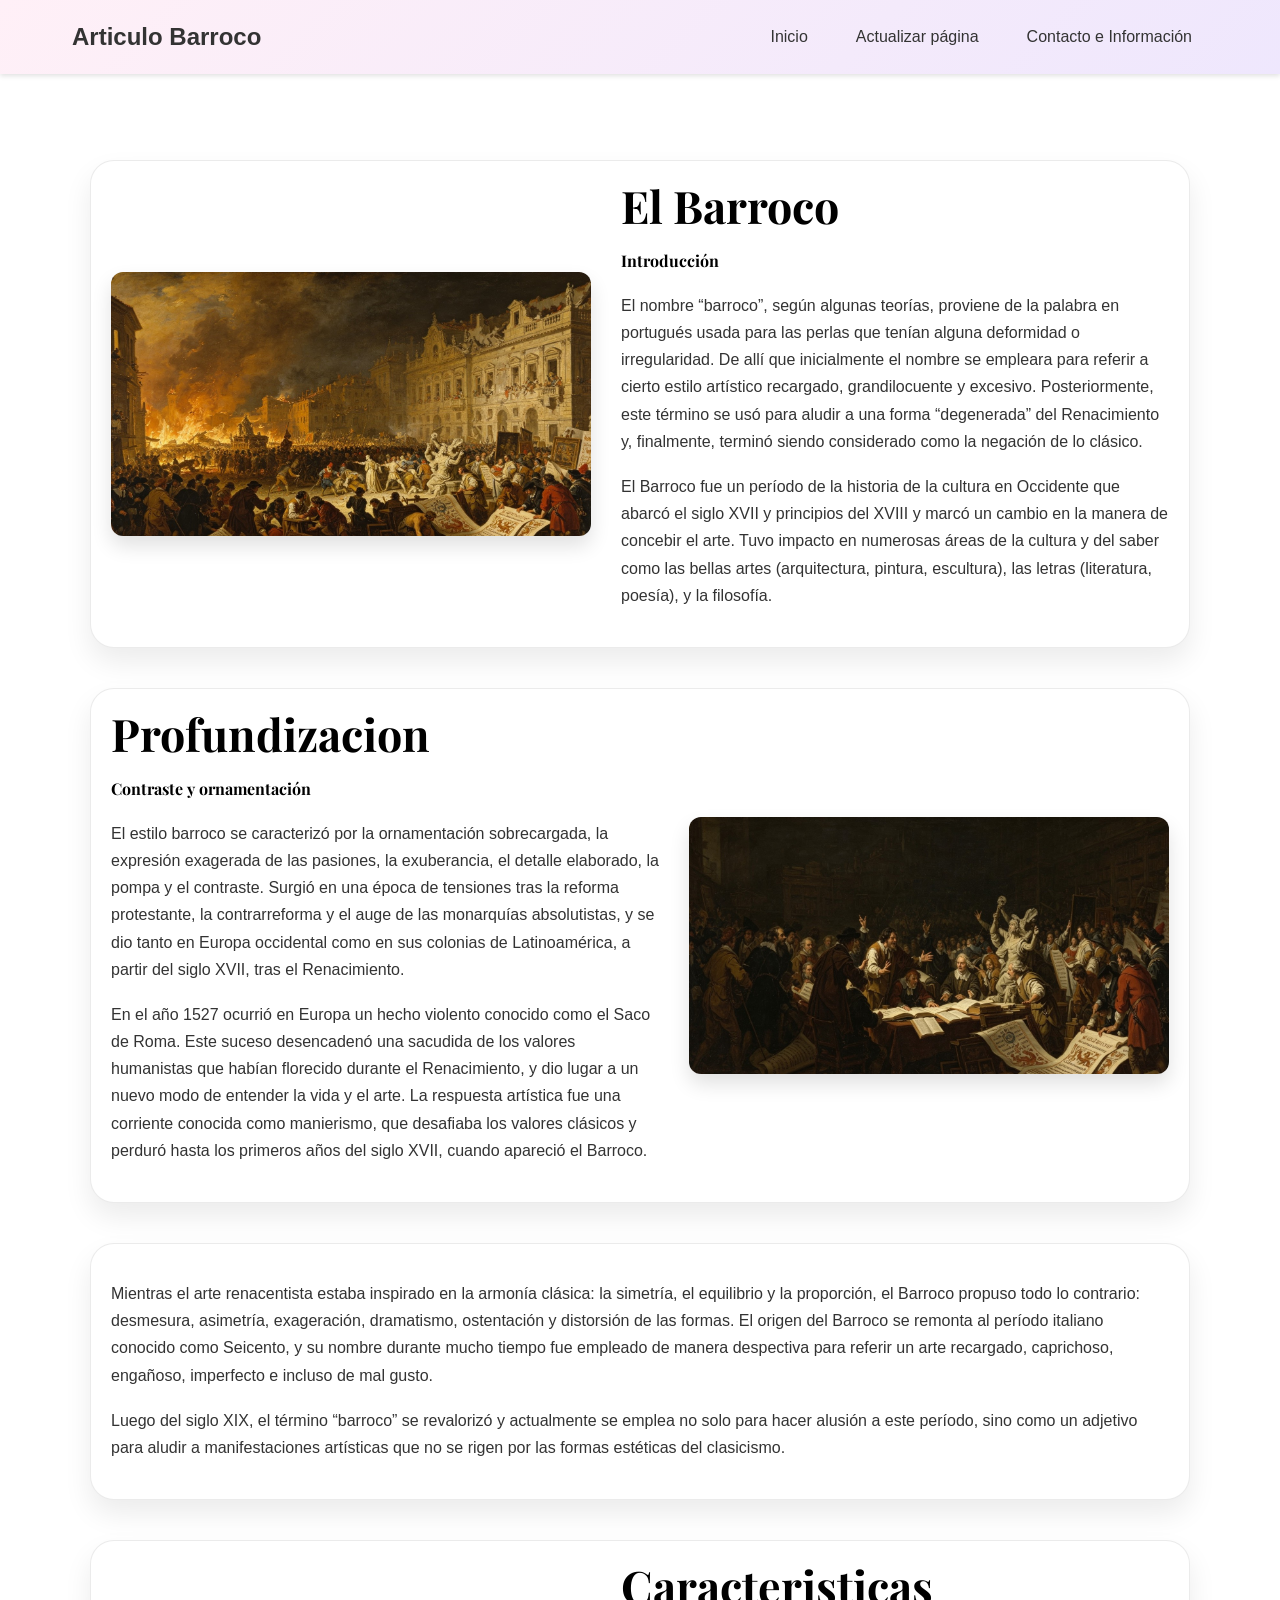
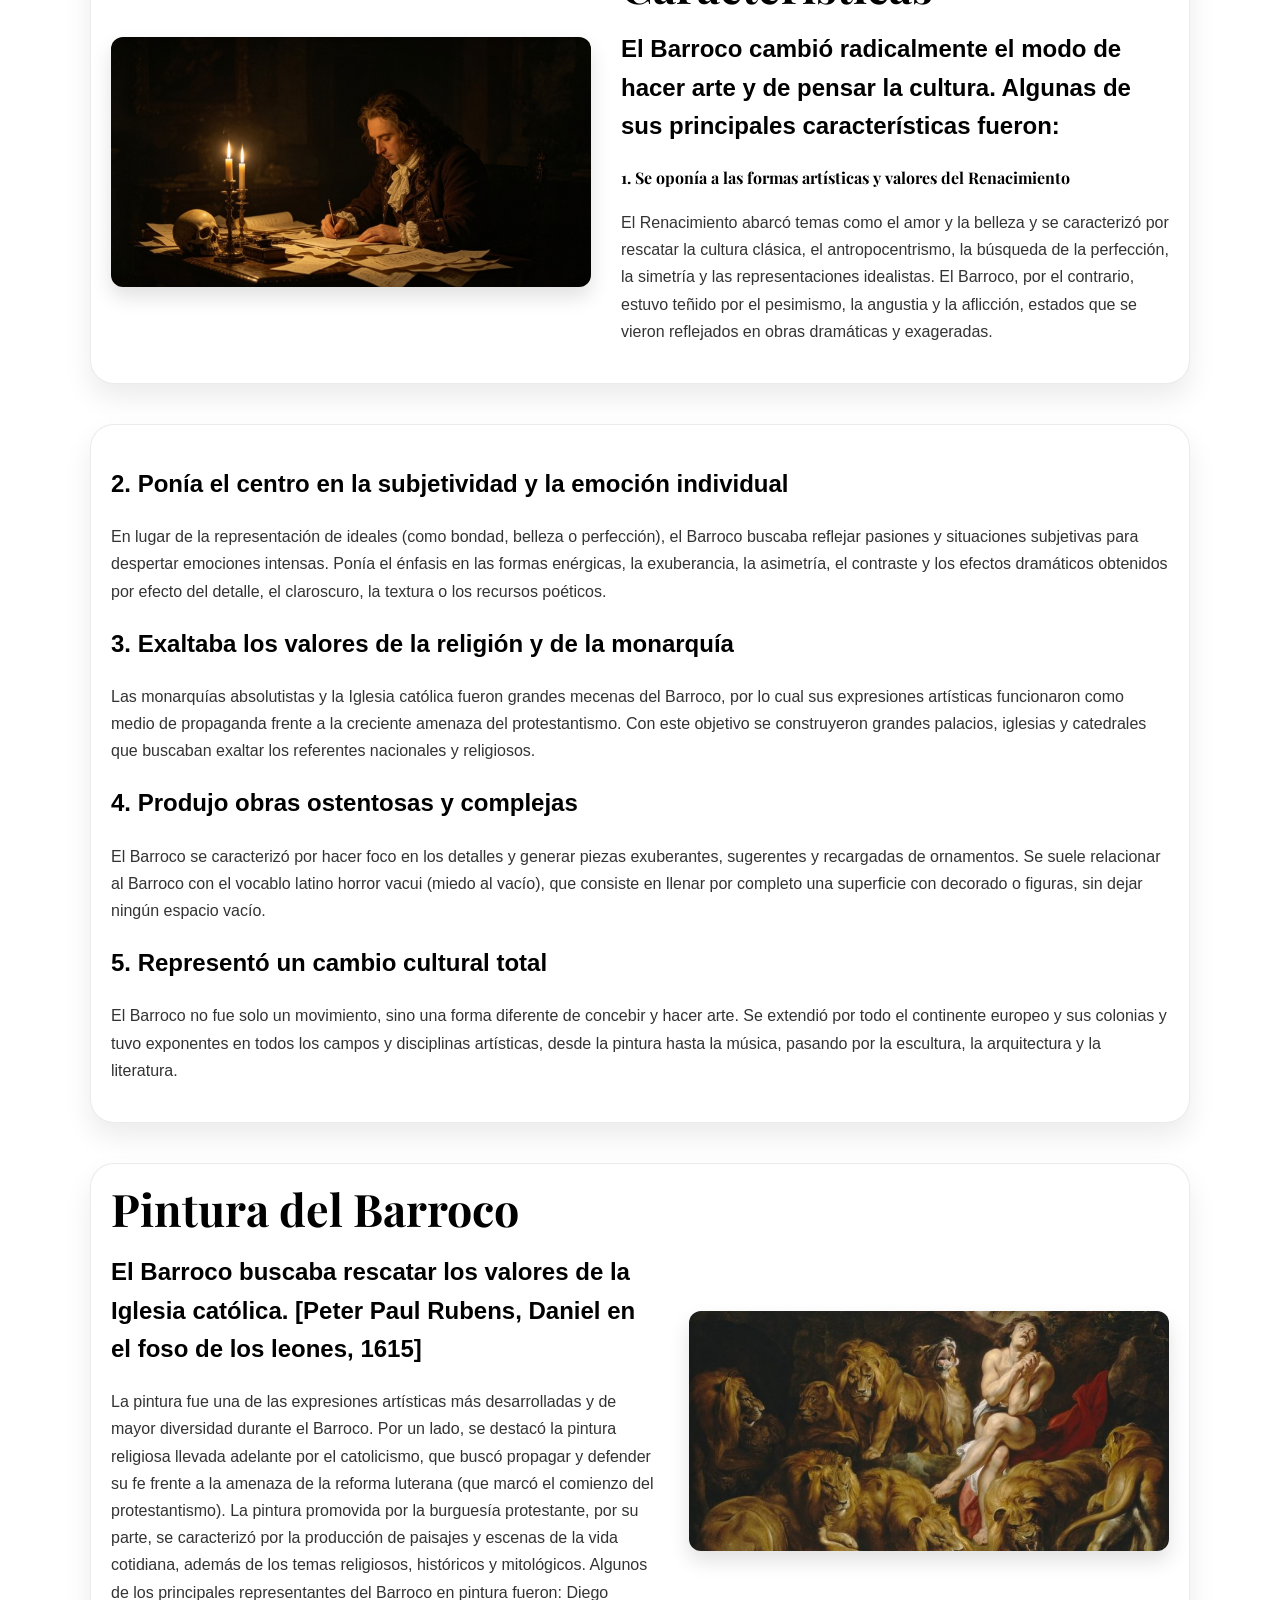
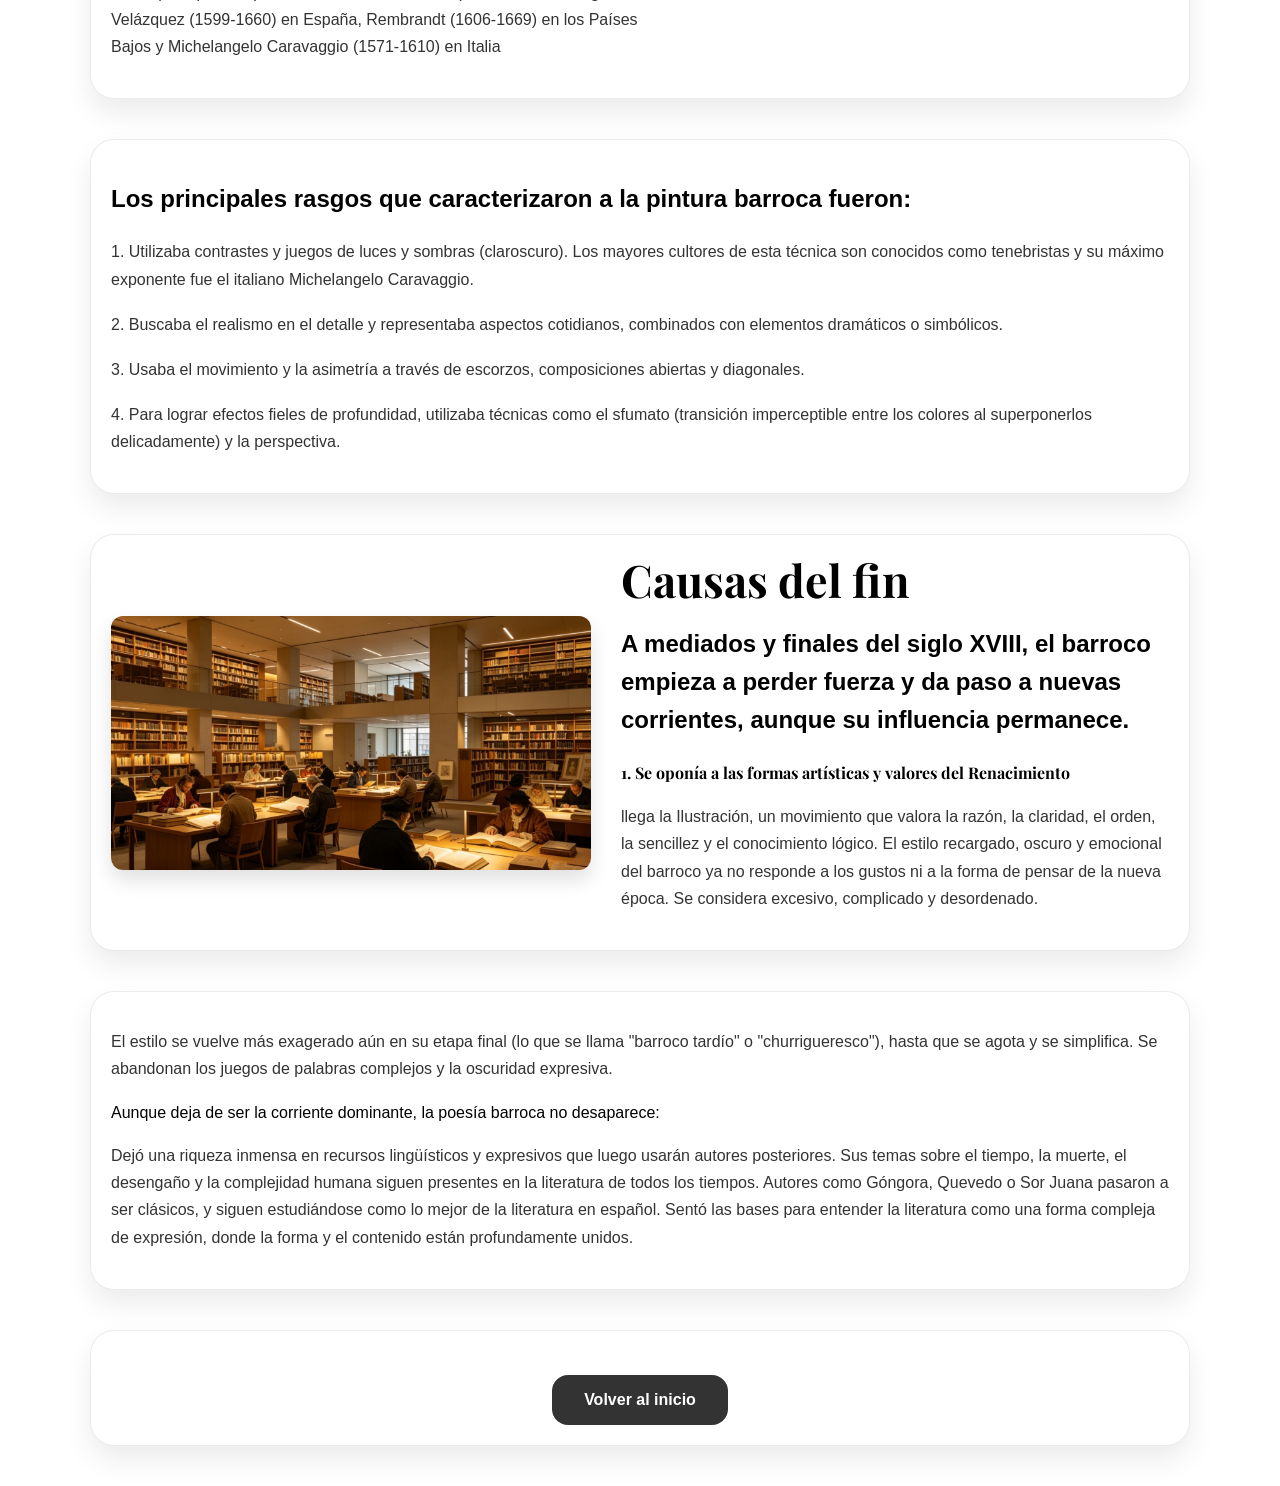
<file: articulo.html>
<!DOCTYPE html>
<html lang="es-ES">
<head>
    <meta charset="UTF-8">
    <meta name="viewport" content="width=device-width, initial-scale=1.0">
    <title>Barroco Copy</title>
    <link rel="stylesheet" href="styles.css">
    <link href="https://fonts.googleapis.com/css2?family=Montserrat:wght@600;700&family=Playfair+Display:wght@400;700&display=swap" rel="stylesheet">
    <style>
        .detalle-barroco {
            display: flex;
            flex-wrap: wrap;
            align-items: center;
            gap: 30px;
            max-width: 1100px;
            margin: 40px auto;
            padding: 20px;
        }
        .detalle-barroco img {
            width: 100%;
            max-width: 480px;
            border-radius: 12px;
            object-fit: cover;
            box-shadow: 0 10px 20px rgba(0,0,0,0.12);
        }
        .detalle-barroco.reverse {
            flex-direction: row-reverse;
        }
        .detalle-contenido {
            flex: 1;
            min-width: 280px;
        }
        .detalle-contenido h1,
        .detalle-contenido h4 {
            margin: 0 0 18px;
            font-family: 'Playfair Display', serif;
        }
        .detalle-contenido h1 {
            font-size: 2.8rem;
            line-height: 1.1;
        }
        .detalle-contenido p {
            color: #333;
            line-height: 1.7;
            margin-bottom: 18px;
            font-size: 1rem;
        }
        .detalle-contenido .cta-buton {
            display: block;
            margin: 1.5rem auto 0;
        }
        @media (max-width: 860px) {
            .detalle-barroco {
                flex-direction: column;
                text-align: center;
            }
            .detalle-contenido {
                width: 100%;
            }
            .detalle-barroco img {
                max-width: 100%;
            }
        }
    </style>
</head>
<body>
    <header>
        <nav>
            <div class="logo">Articulo Barroco</div>
            <button class="nav-toggle" aria-label="Abrir menú" aria-expanded="false">
                <span></span>
                <span></span>
                <span></span>
            </button>
            <ul class="nav-links">
                <li><a href="inicio.html">Inicio</a></li>
                <li><a href="index.html">Actualizar página</a></li>
                <li><a href="Informaciony contactos.html">Contacto e Información</a></li>
            </ul>
        </nav>
    </header>

    <main class="fade-section">
        <section class="detalle-barroco">
            <img src="IMGs/Articulo1.jpg" alt="El Barroco">
            <div class="detalle-contenido">
                <h1>El Barroco</h1>
                <h4>Introducción</h4>
                <p>El nombre “barroco”, según algunas teorías, proviene de la palabra en portugués usada para las perlas que tenían alguna deformidad o irregularidad.
                   De allí que inicialmente el nombre se empleara para referir a cierto estilo artístico recargado, grandilocuente y excesivo. Posteriormente, este término
                    se usó para aludir a una forma “degenerada” del Renacimiento y, finalmente, terminó siendo considerado como la negación de lo clásico.</p>
                <p> El Barroco fue un período de la historia de la cultura en Occidente que abarcó el siglo XVII y principios del XVIII y marcó un cambio en la manera de concebir el arte. Tuvo impacto en numerosas áreas de la cultura y del saber como las bellas artes (arquitectura, pintura, escultura), las letras (literatura, poesía), y la filosofía.</p>
                
            </div>
        </section>

        <section class="detalle-barroco reverse">
            <img src="IMGs/Articulo2.jpg" alt="Carácter barroco">
            <div class="detalle-contenido">
                <h1>Profundizacion</h1>
                <h4>Contraste y ornamentación</h4>
                <p>El estilo barroco se caracterizó por la ornamentación sobrecargada, la expresión exagerada de las pasiones, la exuberancia, el detalle elaborado, la pompa
                     y el contraste. Surgió en una época de tensiones tras la reforma protestante, la contrarreforma y el auge de las monarquías absolutistas, y se dio tanto 
                     en Europa occidental como en sus colonias de Latinoamérica, a partir del siglo XVII, tras el Renacimiento.</p>
                     <p>En el año 1527 ocurrió en Europa un hecho violento conocido como el Saco de Roma. Este suceso desencadenó una sacudida de los valores humanistas que 
                        habían florecido durante el Renacimiento, y dio lugar a un nuevo modo de entender la vida y el arte. La respuesta artística fue una corriente conocida 
                        como manierismo, que desafiaba los valores clásicos y perduró hasta los primeros años del siglo XVII, cuando apareció el Barroco.</p>
                    
            </div>
        </section>


 <section class="detalle-barroco reverse">
            <div class="detalle-contenido">
                        <p>Mientras el arte renacentista estaba inspirado en la armonía clásica: la simetría, el equilibrio y la proporción, el Barroco propuso todo lo contrario: 
                            desmesura, asimetría, exageración, dramatismo, ostentación y distorsión de las formas. El origen del Barroco se remonta al período italiano conocido
                             como Seicento, y su nombre durante mucho tiempo fue empleado de manera despectiva para referir un arte recargado, caprichoso, engañoso, imperfecto e 
                             incluso de mal gusto.</p>
                             <p>Luego del siglo XIX, el término “barroco” se revalorizó y actualmente se emplea no solo para hacer alusión a este período, sino como un adjetivo 
                                para aludir a manifestaciones artísticas que no se rigen por las formas estéticas del clasicismo.</p>
            
            </div>
        </section>





        <section id="Caracteristicas" class="detalle-barroco">
            <img src="IMGs/Articulo3.jpg" alt="Contenido barroco">
            <div class="detalle-contenido">
                <h1>Caracteristicas</h1>
                <h2>El Barroco cambió radicalmente el modo de hacer arte y de pensar la cultura. Algunas de sus principales características fueron:</h2>
               <h4>1. Se oponía a las formas artísticas y valores del Renacimiento
                </h4>
                <p>El Renacimiento abarcó temas como el amor y la belleza y se caracterizó por rescatar la cultura clásica, el antropocentrismo, 
                    la búsqueda de la perfección, la simetría y las representaciones idealistas. El Barroco, por el contrario, estuvo teñido por 
                    el pesimismo, la angustia y la aflicción, estados que se vieron reflejados en obras dramáticas y exageradas. 
                </p>
            </div>
        </section>


        <section class="detalle-barroco">
            <div class="detalle-contenido">
               <h2>2. Ponía el centro en la subjetividad y la emoción individual
                </h2>
                <p>En lugar de la representación de ideales (como bondad, belleza o perfección), el Barroco buscaba reflejar pasiones
                     y situaciones subjetivas para despertar emociones intensas. Ponía el énfasis en las formas enérgicas, la exuberancia, 
                     la asimetría, el contraste y los efectos dramáticos obtenidos por efecto del detalle, el claroscuro, la textura o los 
                     recursos poéticos. 
                    </p>

                    <h2>3. Exaltaba los valores de la religión y de la monarquía
                    </h2>
                    <p>Las monarquías absolutistas y la Iglesia católica fueron grandes mecenas del Barroco, por lo cual sus expresiones
                         artísticas funcionaron como medio de propaganda frente a la creciente amenaza del protestantismo. Con este objetivo 
                         se construyeron grandes palacios, iglesias y catedrales que buscaban exaltar los referentes nacionales y religiosos.
                         </p>

                         <h2>4. Produjo obras ostentosas y complejas
                         </h2>
                         <p>El Barroco se caracterizó por hacer foco en los detalles y generar piezas exuberantes, sugerentes y recargadas de
                             ornamentos. Se suele relacionar al Barroco con el vocablo latino horror vacui (miedo al vacío), que consiste en 
                             llenar por completo una superficie con decorado o figuras, sin dejar ningún espacio vacío.
                            </p>

                            <h2>5. Representó un cambio cultural total</h2>
                            <p>El Barroco no fue solo un movimiento, sino una forma diferente de concebir y hacer arte. Se extendió por todo 
                                el continente europeo y sus colonias y tuvo exponentes en todos los campos y disciplinas artísticas, desde la pintura
                                 hasta la música, pasando por la escultura, la arquitectura y la literatura.
                                </p>
            </div>
        </section>




    </section>

   <section class="detalle-barroco reverse">
            
    <img src="IMGs/imgbarroco.jpg" alt="Carácter barroco">
            <div class="detalle-contenido">
                <h1>Pintura del Barroco</h1>
                <h2>El Barroco buscaba rescatar los valores de la Iglesia católica.
                     [Peter Paul Rubens, Daniel en el foso de los leones, 1615]</h2>
                  <p>La pintura fue una de las expresiones artísticas más desarrolladas y de mayor diversidad durante el Barroco.
                  Por un lado, se destacó la pintura religiosa llevada adelante por el catolicismo, que buscó propagar y defender
                   su fe frente a la amenaza de la reforma luterana (que marcó el comienzo del protestantismo).
                  La pintura promovida por la burguesía protestante, por su parte, se caracterizó por la producción de paisajes y escenas de la vida cotidiana, además de los temas religiosos, históricos y mitológicos.
                  Algunos de los principales representantes del Barroco en pintura fueron: Diego Velázquez (1599-1660) en España, Rembrandt (1606-1669) en los Países Bajos y Michelangelo Caravaggio (1571-1610) en Italia 
                 </p>
                
                    </div>


         </section>
   

  <section class="detalle-barroco">
            <div class="detalle-contenido">
               
                <h2>Los principales rasgos que caracterizaron a la pintura barroca fueron:
            </h2>
                  
            <p>1. Utilizaba contrastes y juegos de luces y sombras (claroscuro). Los mayores cultores de esta técnica son conocidos como
                 tenebristas y su máximo exponente fue el italiano Michelangelo Caravaggio.</p>
                   
                 <p>2. Buscaba el realismo en el detalle y representaba aspectos cotidianos, combinados con elementos dramáticos o simbólicos.</p>

                 <p>3. Usaba el movimiento y la asimetría a través de escorzos, composiciones abiertas y diagonales.</p>

                   <p>4. Para lograr efectos fieles de profundidad, utilizaba técnicas como el sfumato (transición imperceptible entre los colores
                     al superponerlos delicadamente) y la perspectiva.</p>

            </div>
        </section>
 



        <section id="Caracteristicas" class="detalle-barroco">
            <img src="IMGs/Articulo6.jpg" alt="Contenido barroco">
            <div class="detalle-contenido">
                <h1>Causas del fin</h1>
                <h2>A mediados y finales del siglo XVIII, el barroco empieza a perder fuerza y da paso a nuevas corrientes, aunque su influencia permanece.</h2>
               
                <h4>1. Se oponía a las formas artísticas y valores del Renacimiento
                </h4>

                <p> llega la Ilustración, un movimiento que valora la razón, la claridad, el orden, la sencillez y el conocimiento lógico. El estilo recargado,
                     oscuro y emocional del barroco ya no responde a los gustos ni a la forma de pensar de la nueva época. Se considera excesivo, complicado y desordenado.</p>
                     
            </div>
        </section>



         <section id="Caracteristicas" class="detalle-barroco">
            <div class="detalle-contenido">
                <p> El estilo se vuelve más exagerado aún en su etapa final (lo que se llama "barroco tardío" o "churrigueresco"), hasta que se agota y se simplifica.
                         Se abandonan los juegos de palabras complejos y la oscuridad expresiva.</p>
                        
                         <h> Aunque deja de ser la corriente dominante, la poesía barroca no desaparece:</h>

                         <p> Dejó una riqueza inmensa en recursos lingüísticos y expresivos que luego usarán autores posteriores.
                            Sus temas sobre el tiempo, la muerte, el desengaño y la complejidad humana siguen presentes en la literatura de todos los tiempos.
                            Autores como Góngora, Quevedo o Sor Juana pasaron a ser clásicos, y siguen estudiándose como lo mejor de la literatura en español.
                            Sentó las bases para entender la literatura como una forma compleja de expresión, donde la forma y el contenido están profundamente unidos.
</p>
</div>
         </section>


 <section id="Caracteristicas" class="detalle-barroco">
            <div class="detalle-contenido">
                <button class="cta-buton" onclick="window.location.href='inicio.html'">Volver al inicio</button>
</div>
         </section>
         




    </main>






    <script>
        window.addEventListener('load', () => {
            document.body.classList.add('site-loaded');
        });
    </script>
<script>
const navToggle = document.querySelector('.nav-toggle');
const navLinks = document.querySelector('.nav-links');
if (navToggle && navLinks) {
    navToggle.addEventListener('click', () => {
        const expanded = navToggle.getAttribute('aria-expanded') === 'true';
        navToggle.setAttribute('aria-expanded', String(!expanded));
        navLinks.classList.toggle('nav-open');
    });
}
</script>
</body>
</html>
</file>
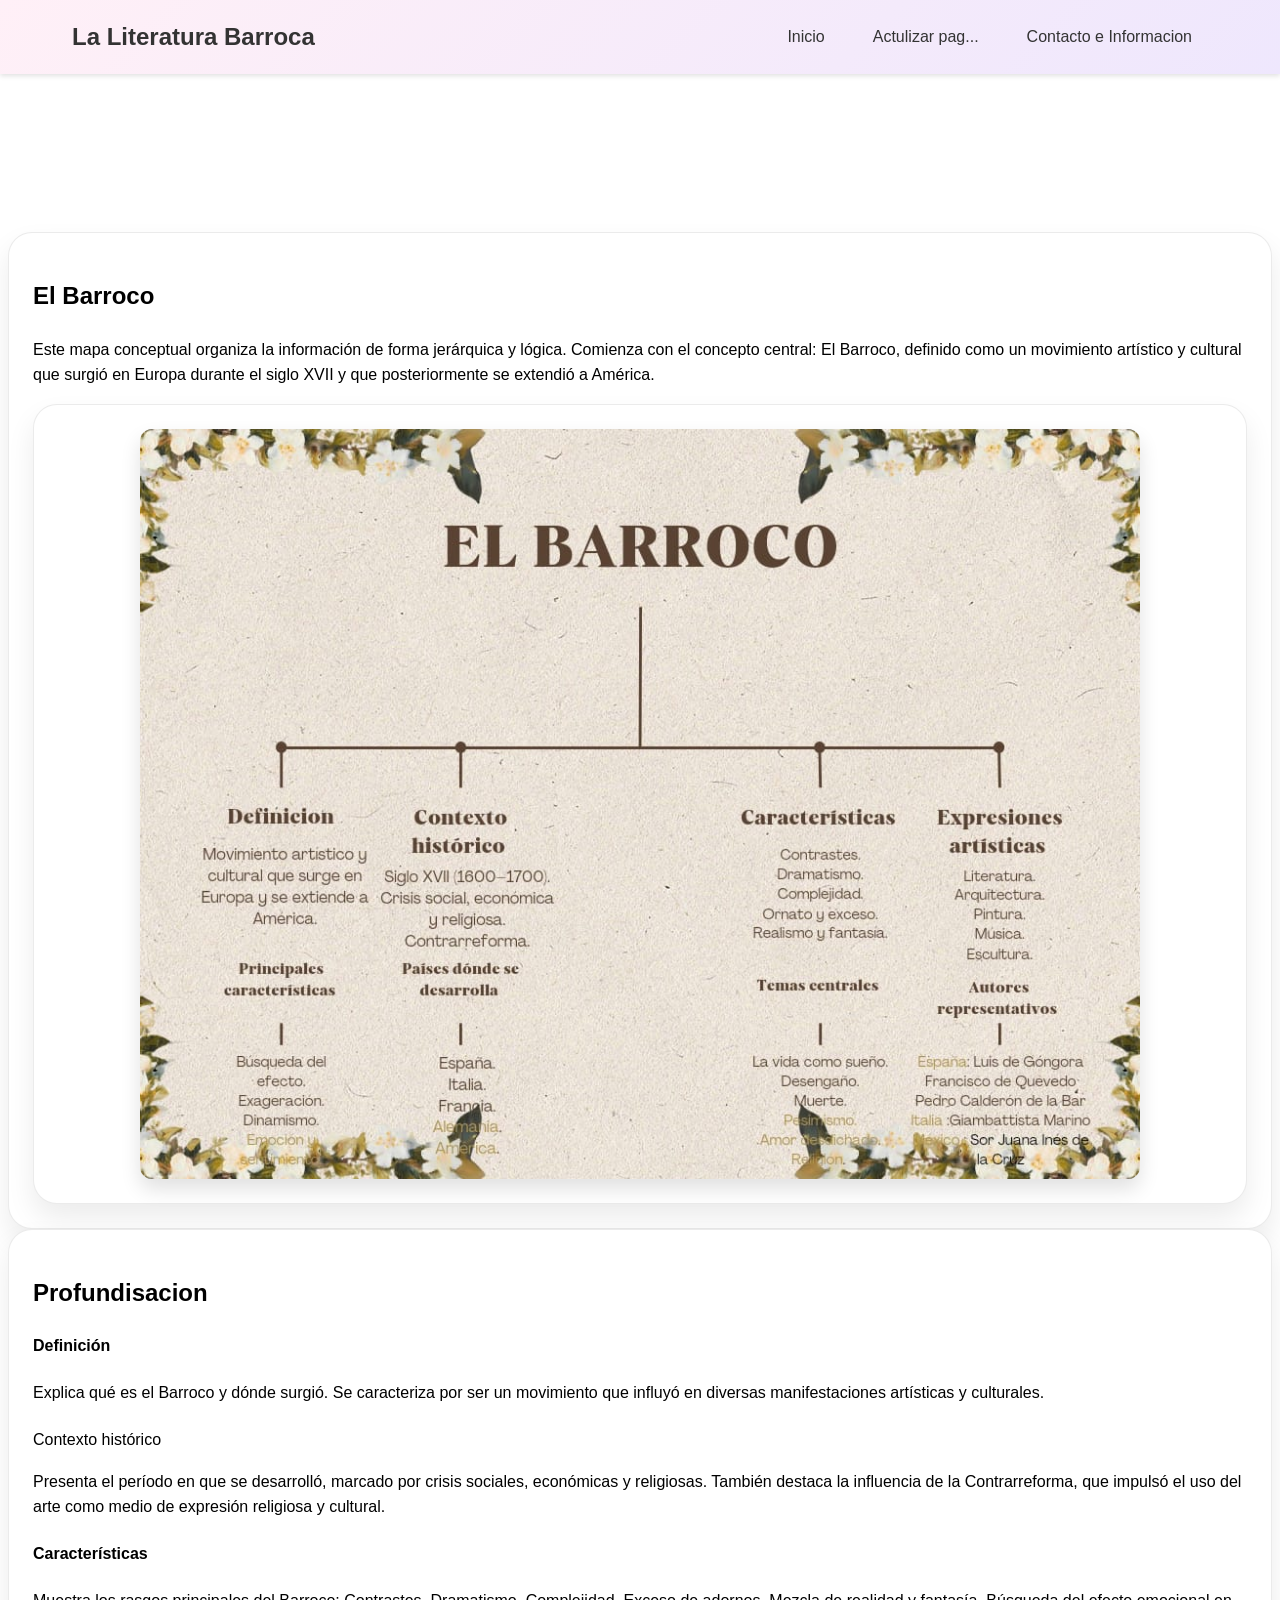
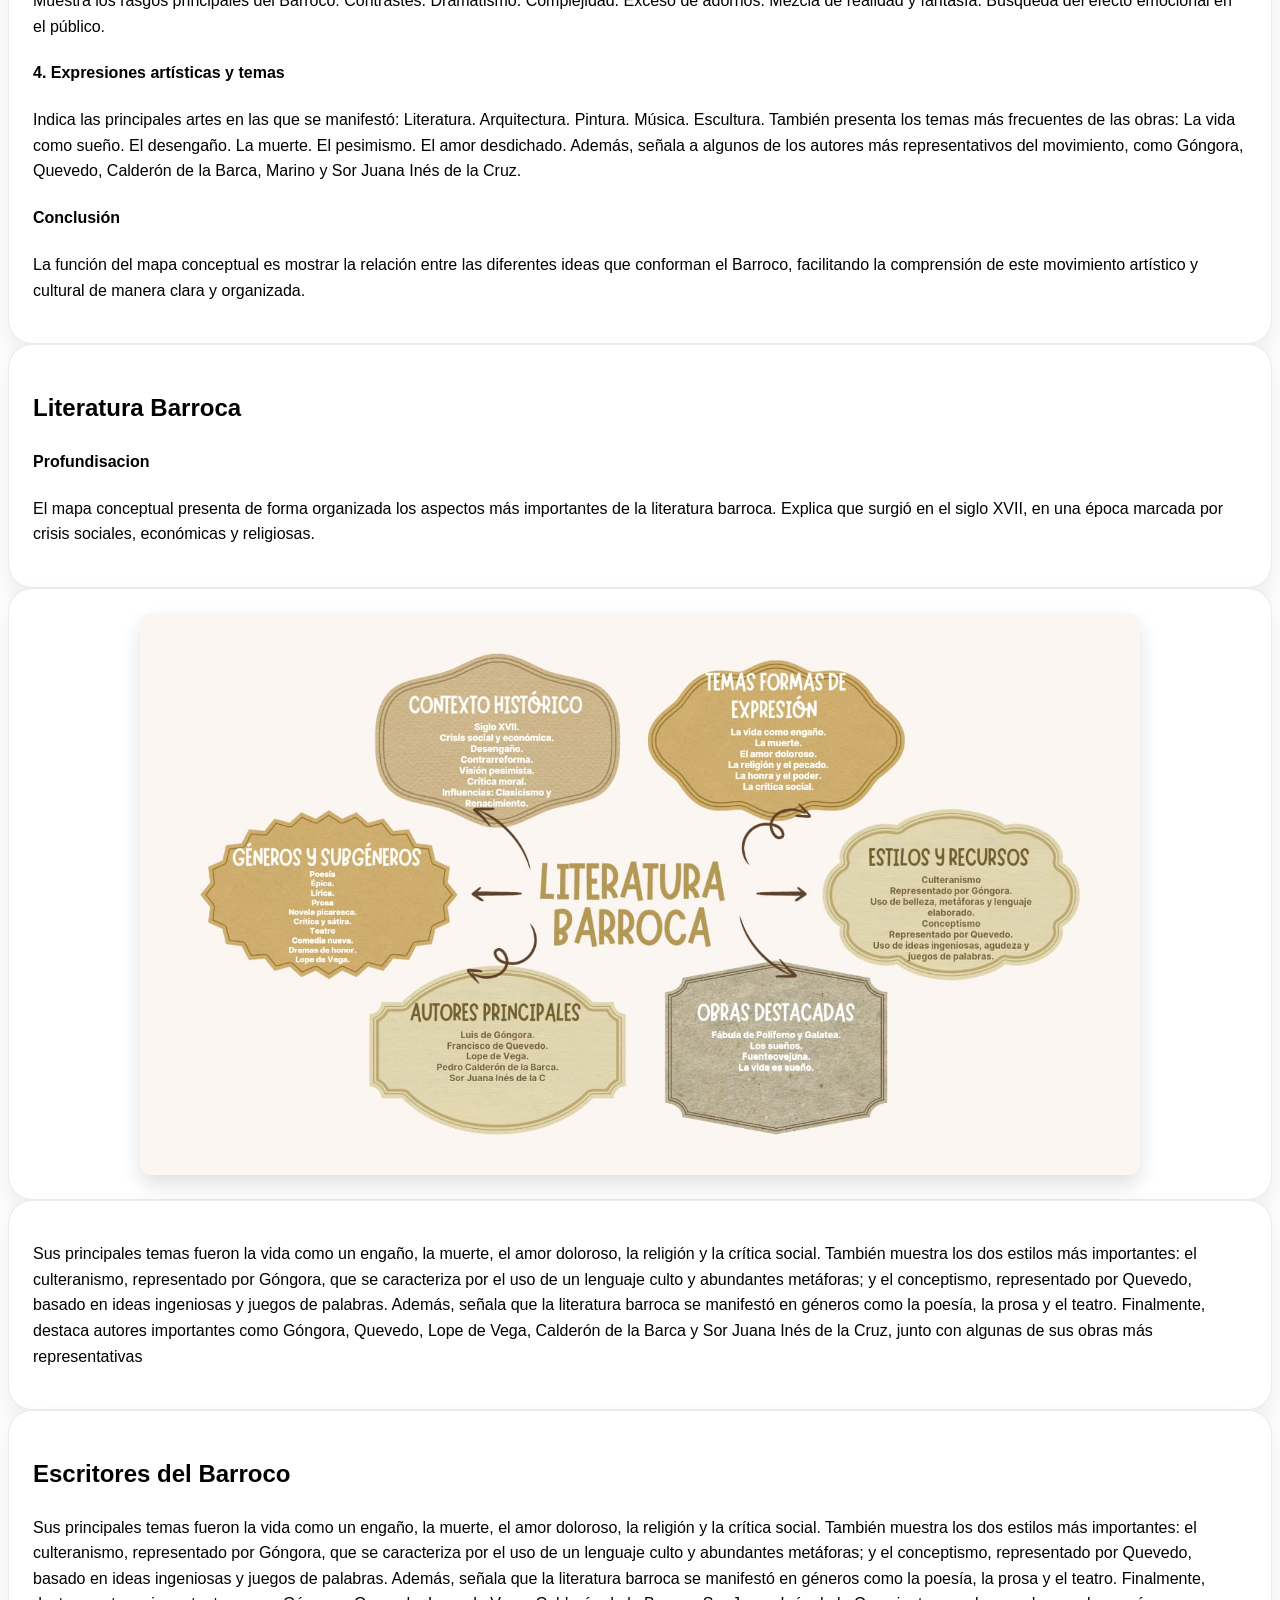
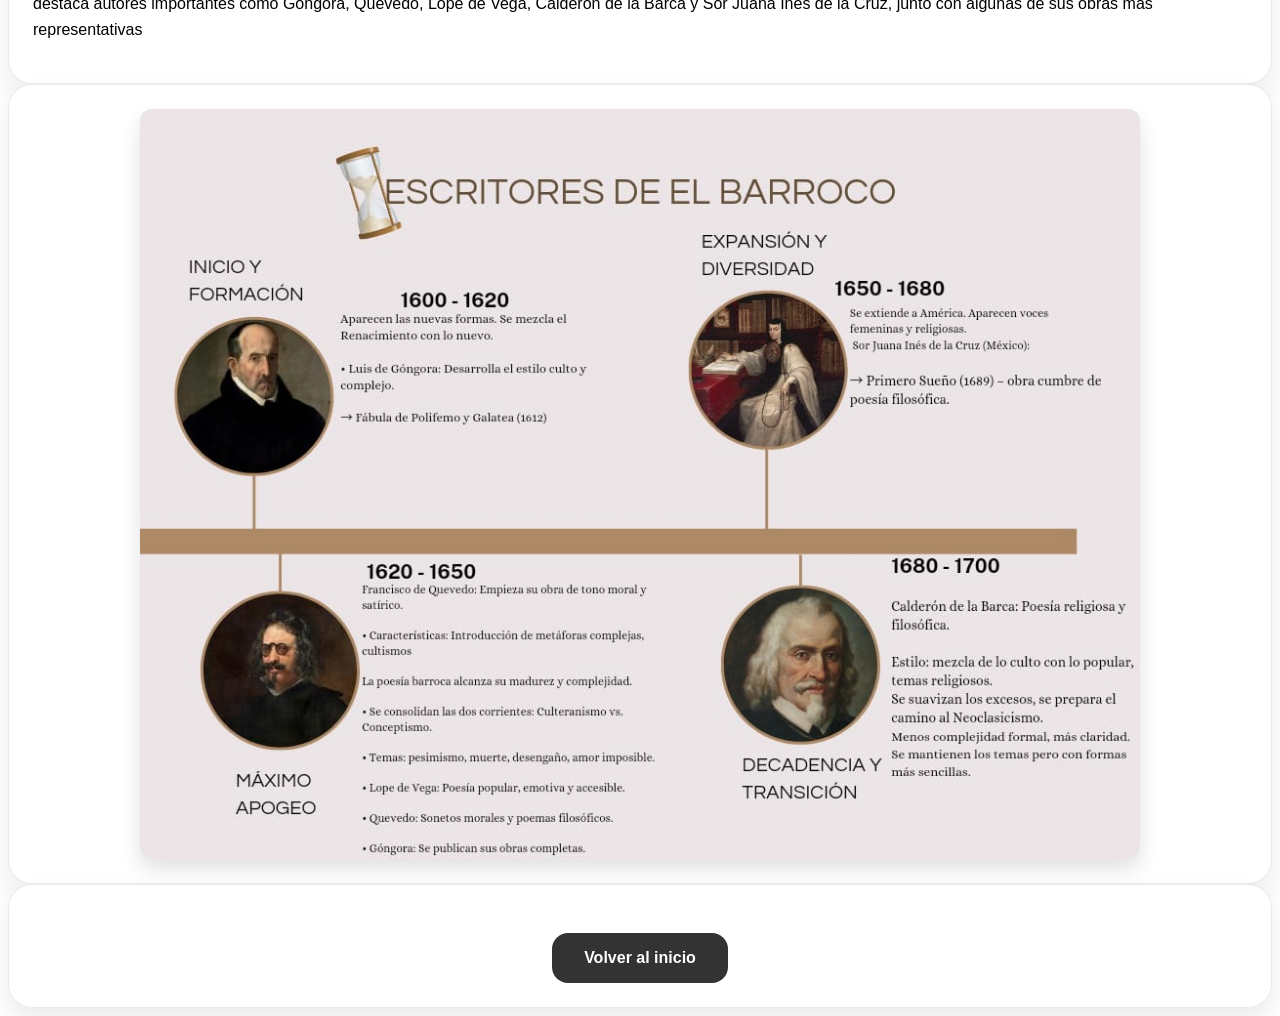
<file: barroco copy.html>
<!DOCTYPE html>
<html lang="es-ES">
<head>
    <meta charset="UTF-8">
    <meta name="viewport" content="width=device-width, initial-scale=1.0">
    <title>Artículo Barroco</title>
    <link rel="stylesheet" href="styles.css">
    <link href="https://fonts.googleapis.com/css2?family=Montserrat:wght@600;700&family=Playfair+Display:wght@400;700&display=swap" rel="stylesheet">
    <style>
        .detalle-contenido .cta-buton {
            display: block;
            margin: 1.5rem auto 0;
        }
    </style>
</head>
<body>
    <header>
        <nav>
            <div class="logo">La Literatura Barroca</div>
            <button class="nav-toggle" aria-label="Abrir menú" aria-expanded="false">
                <span></span>
                <span></span>
                <span></span>
            </button>
            <ul class="nav-links">
                <li><a href="inicio.html">Inicio</a></li>
                <li><a href="index.html">Actulizar pag...</a></li>
                <li><a href="Informaciony contactos.html">Contacto e Informacion</a></li>
            </ul>
        </nav>
    </header>

<main class="fade-section">
        

    <main class="fade-section">
        <section class="detalle-barroco">
            <div class="detalle-contenido">
                <h1>El Barroco
                </h1>
                <h4></h4>
                <p>Este mapa conceptual organiza la información de forma jerárquica y lógica.
                     Comienza con el concepto central: El Barroco, definido como un movimiento artístico
                      y cultural que surgió en Europa durante el siglo XVII y que posteriormente se extendió a América.</p>
            </div>



            <section class="detalle-barroco">
            <img src="IMGs/Articulo10.jpg" alt="Introducción al barroco">
        </section>

        </section>

        <section class="detalle-barroco reverse">
            

      <div class="detalle-contenido">
                <h1>Profundisacion</h1>
                <h4>Definición</h4>
                <p>Explica qué es el Barroco y dónde surgió. Se caracteriza por ser un movimiento que influyó en diversas manifestaciones artísticas y culturales.</p>
                
                
                <h4></h4>Contexto histórico</h4>
                <p>Presenta el período en que se desarrolló, marcado por crisis sociales, económicas y religiosas. También destaca la influencia de la Contrarreforma, que impulsó el uso del arte como medio de expresión religiosa y cultural.</p>
                
                
                <h4>Características</h4>
                 <p>Muestra los rasgos principales del Barroco:
                  Contrastes.
                  Dramatismo.
                  Complejidad.
                  Exceso de adornos.
                  Mezcla de realidad y fantasía.
                  Búsqueda del efecto emocional en el público.</p>
                

                  <h4>4. Expresiones artísticas y temas</h4>
                  <p>Indica las principales artes en las que se manifestó:
                 Literatura.
                 Arquitectura.
                 Pintura.  
                 Música.
                 Escultura.
                 También presenta los temas más frecuentes de las obras:
                 La vida como sueño.
                 El desengaño.
                 La muerte.
                 El pesimismo.
                 El amor desdichado.
                  Además, señala a algunos de los autores más representativos del movimiento, como Góngora, Quevedo, Calderón de la Barca, Marino y Sor Juana Inés de la Cruz.</p>
                   

                  <h4>Conclusión</h4>
                   <p>La función del mapa conceptual es mostrar la relación entre las diferentes ideas que conforman el Barroco, facilitando la comprensión de este movimiento artístico y cultural de manera clara y organizada.</p> 
                    
            </div>
        </section>


<section class="detalle-barroco reverse">
            <div class="detalle-contenido">
                <h1>Literatura Barroca</h1>
                <h4>Profundisacion</h4>
                <p>El mapa conceptual presenta de forma organizada los aspectos más importantes de la literatura barroca. Explica que surgió en el siglo XVII, en una época marcada por crisis sociales, económicas y religiosas.</p>
                
            </div>
        </section>




        <section class="detalle-barroco">
        
            <div class="detalle-contenido">
                <img src="IMGs/Articulo11.jpg" alt="Legado barroco">
            </div>

        </section>




<section class="detalle-barroco reverse">
            <div class="detalle-contenido">
                <p>Sus principales temas fueron la vida como un engaño, la muerte, el amor doloroso, la religión y la crítica social.
                   También muestra los dos estilos más importantes: el culteranismo, representado por Góngora, que se caracteriza por el uso de un lenguaje culto y abundantes metáforas; y el conceptismo, representado por Quevedo, basado en ideas ingeniosas y juegos de palabras.
                   Además, señala que la literatura barroca se manifestó en géneros como la poesía, la prosa y el teatro. Finalmente, destaca autores importantes como Góngora, Quevedo, Lope de Vega, Calderón de la Barca y Sor Juana Inés de la Cruz, junto con algunas de sus obras más representativas</p>
            </div>
        </section>




<section class="detalle-barroco reverse">
            <div class="detalle-contenido">
                <h1>Escritores del Barroco</h1>
                <h4></h4>
                
            <p>Sus principales temas fueron la vida como un engaño, la muerte, el amor doloroso, la religión y la crítica social.
                   También muestra los dos estilos más importantes: el culteranismo, representado por Góngora, que se caracteriza por el uso de un lenguaje culto y abundantes metáforas; y el conceptismo, representado por Quevedo, basado en ideas ingeniosas y juegos de palabras.
                   Además, señala que la literatura barroca se manifestó en géneros como la poesía, la prosa y el teatro. Finalmente, destaca autores importantes como Góngora, Quevedo, Lope de Vega, Calderón de la Barca y Sor Juana Inés de la Cruz, junto con algunas de sus obras más representativas</p>
          </div>
        </section>


           <section class="detalle-barroco">
            <img src="IMGs/Articulo12.jpg" alt="Introducción al barroco">
        
        </section>



<section class="detalle-barroco reverse">
            <div class="detalle-contenido">
               <button class="cta-buton" onclick="window.location.href='inicio.html'">Volver al inicio</button></div>
        </section>






    </main>

    <script>
        window.addEventListener('load', () => {
            document.body.classList.add('site-loaded');
        });
    </script>
<script>
const navToggle = document.querySelector('.nav-toggle');
const navLinks = document.querySelector('.nav-links');
if (navToggle && navLinks) {
    navToggle.addEventListener('click', () => {
        const expanded = navToggle.getAttribute('aria-expanded') === 'true';
        navToggle.setAttribute('aria-expanded', String(!expanded));
        navLinks.classList.toggle('nav-open');
    });
}
</script>
</body>
</html>
</file>
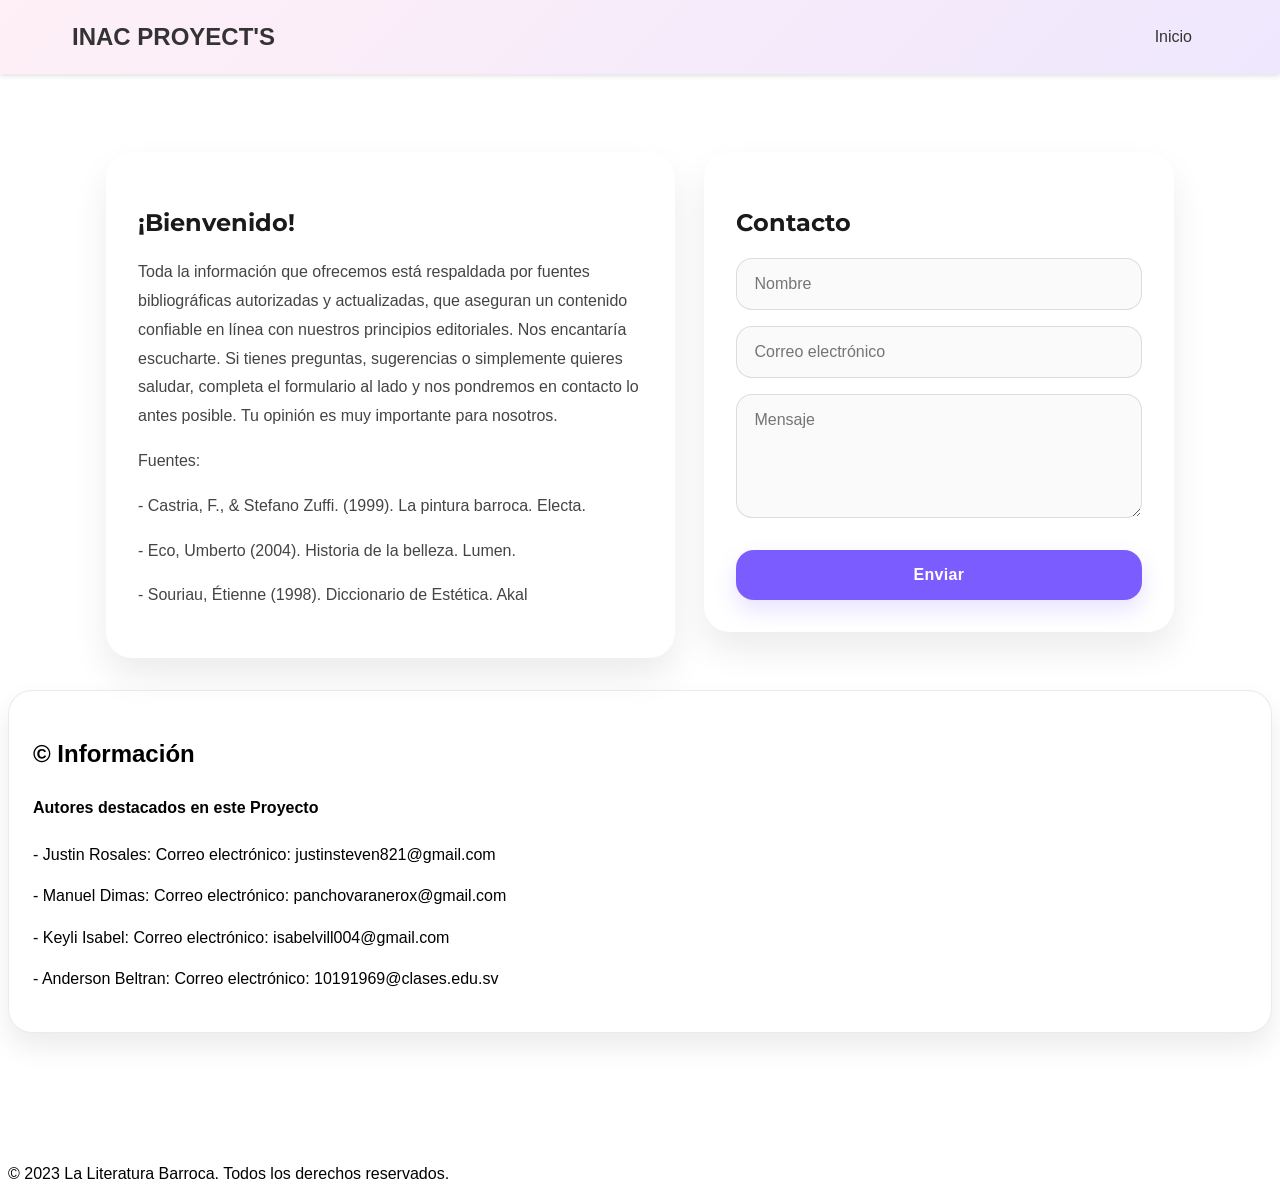
<file: Informaciony contactos.html>
<!DOCTYPE html>
<html lang="es-ES">
<head>
    <meta charset="UTF-8">
    <meta name="viewport" content="width=device-width, initial-scale=1.0">
    <title>Información y Contacto</title>
    <link rel="stylesheet" href="styles.css">
    <link href="https://fonts.googleapis.com/css2?family=Montserrat:wght@600;700&family=Playfair+Display:wght@400;700&display=swap" rel="stylesheet">
    
</head>
<body>
    <header>
        <nav>
            <div class="logo">INAC PROYECT'S</div>
            <button class="nav-toggle" aria-label="Abrir menú" aria-expanded="false">
                <span></span>
                <span></span>
                <span></span>
            </button>
            <ul class="nav-links">
                <li><a href="inicio.html">Inicio</a></li>
            </ul>
        </nav>
    </header>

    <main>
        <div class="contact-wrapper">
            <section class="characters-section">
                <h2>¡Bienvenido!</h2>
                <p> Toda la información que ofrecemos está respaldada por fuentes bibliográficas autorizadas y actualizadas, que aseguran
                     un contenido confiable en línea con nuestros principios editoriales. Nos encantaría escucharte. Si tienes preguntas, 
                     sugerencias o simplemente quieres saludar, completa el formulario al lado y nos pondremos en contacto lo antes posible. 
                     Tu opinión es muy importante para nosotros.</p>
                     <p> Fuentes:</p>
                     <p> - Castria, F., & Stefano Zuffi. (1999). La pintura barroca. Electa.</p>
                     <p> - Eco, Umberto (2004). Historia de la belleza. Lumen.</p>
                     <p> - Souriau, Étienne (1998). Diccionario de Estética. Akal</p>

            
            
            
            </section>
            

            <section class="contact-form-section">
                <div class="contact-card">
                    <h2>Contacto</h2>
                    <form id="contactForm">
                        <input type="text" id="nombre" placeholder="Nombre" required>
                        <input type="email" id="email" placeholder="Correo electrónico" required>
                        <textarea id="mensaje" placeholder="Mensaje" required rows="5"></textarea>
                        <button type="submit">Enviar</button>
                    </form>
                </div>
            </section>
        </div>


        <section class="detalle-barroco reverse">
                       <div class="detalle-contenido">
                <h1>© Información</h1>
                <h4>Autores destacados en este Proyecto</h4>
                <p>- Justin Rosales: Correo electrónico: justinsteven821@gmail.com</p>
                <p>- Manuel Dimas: Correo electrónico: panchovaranerox@gmail.com</p>
                <p>- Keyli Isabel: Correo electrónico: isabelvill004@gmail.com</p>
                <p>- Anderson Beltran: Correo electrónico: 10191969@clases.edu.sv</p>
                
            </div>
        </section>
    
    
    


        

        <div class="confirmation-modal" id="confirmationModal">
            <div class="confirmation-content">
                <div class="checkmark">✓</div>
                <h3>¡Enviado!</h3>
                <p>Tu mensaje ha sido recibido exitosamente. Nos pondremos en contacto pronto.</p>
            </div>
        </div>
    </main>
    <main><footer>
        <p>&copy; 2023 La Literatura Barroca. Todos los derechos reservados.</p>
        </footer>
    </main>
    </footer>

    <script>
        // Manejar envío del formulario
        document.getElementById('contactForm').addEventListener('submit', function(e) {
            e.preventDefault();

            const modal = document.getElementById('confirmationModal');
            modal.classList.add('show');

            // Limpiar formulario
            this.reset();

            // Redirigir después de 3 segundos
                setTimeout(() => {
                window.location.href = 'inicio.html';
            }, 3000);
        });

        // Activar animación de carga
        window.addEventListener('load', () => {
            document.body.classList.add('site-loaded');
        });
    </script>
<script>
const navToggle = document.querySelector('.nav-toggle');
const navLinks = document.querySelector('.nav-links');
if (navToggle && navLinks) {
    navToggle.addEventListener('click', () => {
        const expanded = navToggle.getAttribute('aria-expanded') === 'true';
        navToggle.setAttribute('aria-expanded', String(!expanded));
        navLinks.classList.toggle('nav-open');
    });
}
</script>
</body>
</html>
</file>
<file: style.css>
html,
body {
  height: 100%;
  width: 100%;
  overflow: hidden;
}

html {
  box-sizing: border-box;
}

*,
*:before,
*:after {
  box-sizing: inherit;
}

body {
  position: relative;
  background: #f0f0f0;
  padding: 0;
  margin: 0;
  opacity: 0;
  transform: translateY(16px);
  transition: opacity 0.85s ease, transform 0.85s ease;
}

body.site-loaded {
  opacity: 1;
  transform: translateY(0);
}

.loading-container {
  position: absolute;
  top: 80%;
  left: 50%;
  transform: translate(-50%, -50%);
  text-align: center;
  font-family: 'Montserrat', sans-serif;
  z-index: 10;
}

.loading-text,
.ready-text {
  font-size: 1.2rem;
  font-weight: 600;
  color: #333;
  letter-spacing: 0.05em;
  opacity: 0;
  animation: fadeInText 0.5s ease forwards;
}

.loading-text {
  margin-left: -25px;
}

.ready-text {
  animation: fadeInText 0.5s ease forwards;
}

@keyframes fadeInText {
  from {
    opacity: 0;
    transform: translateY(10px);
  }
  to {
    opacity: 1;
    transform: translateY(0);
  }
}

.container {
  position: relative;
  top: 50%;
  left: 50%;
  -webkit-transform: translate(-50%, -50%);
          transform: translate(-50%, -50%);
  display: -webkit-box;
  display: flex;
  -webkit-box-align: center;
          align-items: center;
  -webkit-box-pack: center;
          justify-content: center;
  width: 600px;
  height: 420px;
}

* {
  position: absolute;
}
* *:before,
* *:after {
  content: "";
  position: absolute;
}

.box {
  background-color: #d1585d;
  width: 50%;
  height: 45%;
  left: 25%;
  bottom: 0;
  border-radius: 20px;
  -webkit-transform-origin: center bottom;
          transform-origin: center bottom;
  -webkit-animation: bigBox 8s linear infinite;
          animation: bigBox 8s linear infinite;
}
.box:before {
  background-color: #f79568;
  width: 70%;
  height: 100%;
  bottom: 0;
  border-radius: 20px;
}
.box:after {
  background-color: #ffbd31;
  height: 100%;
  width: 11%;
  right: 10%;
}
.box .sign {
  width: 36px;
  height: 36px;
  border-radius: 6px;
  border: 3px solid #d1585d;
  left: 150px;
  top: 10%;
}
.box .sign:after {
  width: 3px;
  height: 20px;
  left: 13px;
  top: 6px;
  background-color: #d1585d;
}
.box .sign:before {
  width: 9px;
  height: 9px;
  left: 10px;
  top: 6px;
  border: 3px solid #d1585d;
  border-left: 0;
  border-bottom: 0;
  -webkit-transform: rotate(-45deg);
          transform: rotate(-45deg);
}

.dog {
  bottom: 45%;
  height: 45%;
  width: 45%;
  -webkit-animation: dog-bounce 8s linear infinite;
          animation: dog-bounce 8s linear infinite;
  -webkit-transform-origin: center bottom;
          transform-origin: center bottom;
}

.dog-group {
  width: 100%;
  height: 100%;
  top: 0;
  left: 0;
  -webkit-animation: dog-jump 8s linear infinite;
          animation: dog-jump 8s linear infinite;
  -webkit-transform-origin: center bottom;
          transform-origin: center bottom;
}

.body-group {
  z-index: 2;
  width: 52%;
  height: 38%;
  bottom: 0;
  left: 25%;
}
.body-group .dog-box {
  width: 100%;
  height: 100%;
  border-radius: 0px 7px 7px;
  overflow: hidden;
  z-index: 3;
  background: #f79568;
  background: -webkit-gradient(linear, left top, right top, from(#f79568), color-stop(67%, #f79568), color-stop(67%, #d1585d), to(#d1585d));
  background: linear-gradient(90deg, #f79568 0%, #f79568 67%, #d1585d 67%, #d1585d 100%);
}
.body-group .dog-box .dog-box-sign {
  width: 30px;
  height: 30px;
  border-radius: 6px;
  border: 3px solid #d1585d;
  left: 35%;
  top: 15%;
}
.body-group .dog-box .dog-box-sign:after {
  width: 70%;
  height: 3px;
  border-radius: 10px;
  background-color: #d1585d;
  left: 15%;
  top: 5px;
  box-shadow: 0px 6px #d1585d;
}
.body-group .dog-box .dog-box-sign:before {
  width: 45%;
  height: 3px;
  border-radius: 10px;
  background-color: #d1585d;
  left: 39%;
  top: 17px;
}
.body-group .dog-box .bottom-shadow {
  width: 100%;
  height: 20px;
  background-color: #a53942;
  bottom: -13px;
  -webkit-transform: rotate(-2deg);
          transform: rotate(-2deg);
  -webkit-animation: shadows 8s linear infinite;
          animation: shadows 8s linear infinite;
}
.body-group .dog-box .top-left-shadow {
  height: 40px;
  width: 60px;
  background-color: #a53942;
  -webkit-transform: rotate(-15deg);
          transform: rotate(-15deg);
  top: -32px;
  left: -10px;
  -webkit-animation: shadows 8s linear infinite;
          animation: shadows 8s linear infinite;
}
.body-group .dog-shape {
  border-radius: 50%;
  background-color: #39cede;
  width: 50px;
  height: 50px;
  right: 18%;
  top: -40%;
  z-index: 2;
  box-shadow: 6px 10px 0 #a53942;
  -webkit-animation: blue-shape 8s linear infinite;
          animation: blue-shape 8s linear infinite;
  -webkit-transform-origin: center bottom;
          transform-origin: center bottom;
}
.body-group .tail-group {
  right: 0px;
  top: -65%;
  height: 70px;
  width: 24px;
  z-index: 1;
  -webkit-transform: rotate(25deg);
          transform: rotate(25deg);
  -webkit-animation: tailGroup 8s linear infinite;
          animation: tailGroup 8s linear infinite;
  -webkit-transform-origin: center;
          transform-origin: center;
}
.body-group .tail-group .tail {
  bottom: 0;
  background-color: #ff4a50;
  height: 22px;
  width: 22px;
  border-radius: 0 0 20px 20px;
  z-index: 1;
  -webkit-animation: tail 8s linear infinite;
          animation: tail 8s linear infinite;
  -webkit-transform-origin: center center;
          transform-origin: center center;
}
.body-group .tail-group .tail .tail {
  bottom: 40%;
}
.body-group .tail-group .tail.last {
  border-radius: 20px;
}

.head-group {
  bottom: 38%;
  width: 45%;
  height: 38%;
  left: 10%;
  -webkit-animation: dog-head 8s linear infinite;
          animation: dog-head 8s linear infinite;
  -webkit-transform-origin: center bottom;
          transform-origin: center bottom;
}
.head-group .head {
  width: 100%;
  height: 100%;
  border-radius: 0 0  3px 3px;
  overflow: hidden;
  background: #f79568;
  background: -webkit-gradient(linear, left top, right top, from(#f79568), color-stop(67%, #f79568), color-stop(67%, #d1585d), to(#d1585d));
  background: linear-gradient(90deg, #f79568 0%, #f79568 67%, #d1585d 67%, #d1585d 100%);
}
.head-group .head:after {
  background-color: #a53942;
  width: 50px;
  height: 50px;
  border-radius: 50%;
  right: -25px;
  bottom: -25px;
}
.head-group .ear {
  height: 30px;
  width: 50%;
  bottom: 100%;
  -webkit-transform: perspective(3000px);
          transform: perspective(3000px);
}
.head-group .ear.right {
  right: -20px;
}
.head-group .ear .ear-container {
  width: 95%;
  height: 100%;
  left: -9px;
  -webkit-transform-style: preserve-3d;
          transform-style: preserve-3d;
  -webkit-transform-origin: center bottom;
          transform-origin: center bottom;
  -webkit-transform: rotateY(45deg);
          transform: rotateY(45deg);
}
.head-group .ear .ear-left, .head-group .ear .ear-right {
  background-color: #cb444a;
  height: 100%;
  width: 100%;
  -webkit-transform-style: preserve-3d;
          transform-style: preserve-3d;
  border-radius: 4px 4px 0 0;
  -webkit-transform-origin: center bottom;
          transform-origin: center bottom;
}
.head-group .ear .ear-left {
  -webkit-transform: rotateX(50deg);
          transform: rotateX(50deg);
  -webkit-animation: earLeft 8s linear infinite;
          animation: earLeft 8s linear infinite;
}
.head-group .ear .ear-right {
  -webkit-transform: rotateX(-50deg);
          transform: rotateX(-50deg);
  -webkit-animation: earRight 8s linear infinite;
          animation: earRight 8s linear infinite;
}
.head-group .face {
  width: 67%;
  height: 100%;
}
.head-group .face .muzzle {
  width: 34px;
  height: 34px;
  border-radius: 50%;
  background-color: #d1585d;
  left: 29%;
  bottom: 8%;
  z-index: 2;
}
.head-group .face .eyes {
  width: 100%;
  height: 50%;
  top: 17%;
  z-index: 1;
}
.head-group .face .eyes .eye-left, .head-group .face .eyes .eye-right {
  width: 32px;
  height: 32px;
  border-radius: 50%;
  background-color: #fff;
  bottom: 0;
  -webkit-transform-origin: center top;
          transform-origin: center top;
  -webkit-animation: eyeWink 8s linear infinite;
          animation: eyeWink 8s linear infinite;
}
.head-group .face .eyes .eye-left .pupil, .head-group .face .eyes .eye-right .pupil {
  background-color: #421163;
  border-radius: 50%;
  width: 76%;
  height: 76%;
  top: 12%;
  left: 14%;
  -webkit-animation: eyeMove 8s linear infinite;
          animation: eyeMove 8s linear infinite;
}
.head-group .face .eyes .eye-left .pupil:after, .head-group .face .eyes .eye-right .pupil:after {
  background-color: #fff;
  border-radius: 50%;
  width: 10px;
  height: 10px;
  top: 3px;
  left: -1px;
  -webkit-transform-origin: center bottom;
          transform-origin: center bottom;
  -webkit-animation: eyeWink2 8s linear infinite;
          animation: eyeWink2 8s linear infinite;
}
.head-group .face .eyes .eye-left {
  left: 4px;
}
.head-group .face .eyes .eye-right {
  right: 4px;
}
.head-group .face .nose {
  background-color: #421163;
  width: 12px;
  height: 8px;
  left: 9px;
  top: 6px;
  border-radius: 40%;
  -webkit-animation: nose 8s linear infinite;
          animation: nose 8s linear infinite;
}
.head-group .face .nose:after {
  width: 4px;
  height: 6px;
  background-color: #421163;
  left: 4px;
  top: 8px;
}
.head-group .face .mouth-close {
  width: 100%;
  height: 8px;
  top: 12px;
  -webkit-animation: mouthClose 8s linear infinite;
          animation: mouthClose 8s linear infinite;
}
.head-group .face .mouth-close:after, .head-group .face .mouth-close:before {
  width: 12px;
  height: 8px;
  border: 3px solid #421163;
  border-radius: 0 0 8px 8px;
  border-top: 0;
  top: 4px;
  left: 4px;
}
.head-group .face .mouth-close:before {
  left: 14px;
}
.head-group .face .mouth-barks {
  background-color: #421163;
  width: 20px;
  height: 20px;
  bottom: 2px;
  left: 6px;
  border-radius: 50%;
  overflow: hidden;
  opacity: 0;
  -webkit-animation: mouthBarks 8s linear infinite;
          animation: mouthBarks 8s linear infinite;
}
.head-group .face .mouth-barks:after {
  width: 80%;
  height: 80%;
  background-color: #ff4a50;
  left: 40%;
  top: 40%;
  border-radius: 50%;
}
.head-group .face .mouth-open {
  opacity: 0;
  background-color: #421163;
  width: 24px;
  height: 12px;
  bottom: 3px;
  left: 4px;
  border-radius: 0px 0px 22px 22px;
  -webkit-animation: mouthOpen 8s linear infinite;
          animation: mouthOpen 8s linear infinite;
}
.head-group .face .mouth-open .teeth {
  width: 0;
  height: 0;
  left: 3px;
  top: 0px;
  border-left: 3px solid transparent;
  border-right: 3px solid transparent;
  border-top: 5px solid #fff;
}
.head-group .face .mouth-open .teeth:after {
  width: 0;
  height: 0;
  left: 9px;
  top: -5px;
  border-left: 3px solid transparent;
  border-right: 3px solid transparent;
  border-top: 5px solid #fff;
}
.head-group .face .mouth-open .tongue-open {
  background-color: #ff4a50;
  width: 12px;
  height: 9px;
  left: 6px;
  top: 3px;
  border-radius: 40%;
  -webkit-animation: tongue 8s linear infinite;
          animation: tongue 8s linear infinite;
  -webkit-transform-origin: center top;
          transform-origin: center top;
}

.tongue-open {
  z-index: 99;
  background-color: #ff4a50;
  width: 12px;
  height: 9px;
  left: 61px;
  top: 100px;
  border-radius: 40%;
  -webkit-animation: tongue 8s linear infinite;
          animation: tongue 8s linear infinite;
  -webkit-transform-origin: center top;
          transform-origin: center top;
}

.plant-group {
  width: 32%;
  height: 45%;
  bottom: 0;
  right: 0;
}
.plant-group:before {
  background-color: #a53942;
  left: 13%;
  bottom: 30%;
  height: 60px;
  width: 16px;
}
.plant-group .pot {
  background-color: #a53942;
  left: 0%;
  bottom: 0;
  height: 60px;
  width: 60px;
  z-index: 2;
}
.plant-group .pot:after {
  background-color: #ff4a50;
  left: 0;
  bottom: 0;
  height: 100%;
  width: 200%;
  border-radius: 0 0 120px 120px;
}
.plant-group .plant {
  bottom: 60px;
  left: 0%;
  height: 50px;
  width: 120px;
}
.plant-group .plant .stem {
  width: 8px;
  height: 110%;
  background-color: #421163;
  left: 56px;
  top: -4px;
}
.plant-group .plant .leaf {
  background-color: #421163;
  width: 6px;
  height: 16px;
  left: -6px;
  border-radius: 50px;
}
.plant-group .plant .leaf:after {
  background-color: #39cede;
  width: 20px;
  height: 38px;
  border-radius: 50%;
  left: -7px;
  bottom: 70%;
}
.plant-group .plant .leaf:nth-of-type(1),
.plant-group .plant .leaf:nth-of-type(2) {
  -webkit-transform: rotate(-45deg);
          transform: rotate(-45deg);
}
.plant-group .plant .leaf:nth-of-type(4),
.plant-group .plant .leaf:nth-of-type(5) {
  -webkit-transform: rotate(45deg);
          transform: rotate(45deg);
  left: 8px;
}
.plant-group .plant .leaf:nth-of-type(1),
.plant-group .plant .leaf:nth-of-type(5) {
  bottom: -3px;
}
.plant-group .plant .leaf:nth-of-type(3) {
  top: -2px;
  left: 1px;
}
.plant-group .plant .leaf:nth-of-type(2),
.plant-group .plant .leaf:nth-of-type(4) {
  bottom: 25px;
}

.shapes {
  width: 50%;
  height: 45%;
  bottom: 0;
  left: 0;
}
.shapes:before {
  background-color: #a53942;
  width: 52%;
  height: 50%;
  bottom: 0;
  right: -1px;
  border-radius: 0 30px 0 0;
  -webkit-transform: skewX(5deg);
          transform: skewX(5deg);
}
.shapes .red-shape {
  background-color: #ff4a50;
  right: 0;
  bottom: 0;
  height: 120px;
  width: 120px;
  border-radius: 100%;
}
.shapes .blue-shape {
  left: 24%;
  bottom: 0;
  width: 120px;
  height: 50px;
  background-color: #39cede;
  border-radius: 50px;
}
.shapes .yellow-shape {
  left: 35%;
  bottom: 77px;
  width: 120px;
  height: 40px;
  background-color: #ffbd31;
  border-radius: 50px;
  -webkit-transform: rotate(-45deg);
          transform: rotate(-45deg);
}

@-webkit-keyframes bigBox {
  6.3%, 11.6%, 14.4%, 16%, 48%, 52.4%, 55.6%, 57.2%, 62.4%, 67.2%, 70.8%, 72.4% {
    -webkit-transform: scaleX(1) scaleY(1);
            transform: scaleX(1) scaleY(1);
  }
  8.8%, 50.4%, 65.6% {
    -webkit-transform: scaleX(1.02) scaleY(0.98);
            transform: scaleX(1.02) scaleY(0.98);
  }
  14.8%, 56%, 71.2% {
    -webkit-transform: scaleX(1.05) scaleY(0.95);
            transform: scaleX(1.05) scaleY(0.95);
  }
}

@keyframes bigBox {
  6.3%, 11.6%, 14.4%, 16%, 48%, 52.4%, 55.6%, 57.2%, 62.4%, 67.2%, 70.8%, 72.4% {
    -webkit-transform: scaleX(1) scaleY(1);
            transform: scaleX(1) scaleY(1);
  }
  8.8%, 50.4%, 65.6% {
    -webkit-transform: scaleX(1.02) scaleY(0.98);
            transform: scaleX(1.02) scaleY(0.98);
  }
  14.8%, 56%, 71.2% {
    -webkit-transform: scaleX(1.05) scaleY(0.95);
            transform: scaleX(1.05) scaleY(0.95);
  }
}
@-webkit-keyframes dog-bounce {
  6.3%, 11.2%, 14.4%, 16%, 48%, 52.4%, 55.6%, 57.2%, 62.8%, 67.2%, 70.8%, 72.4% {
    -webkit-transform: scaleX(1) scaleY(1);
            transform: scaleX(1) scaleY(1);
  }
  8.8%, 50.4%, 65.6% {
    -webkit-transform: scaleX(1.15) scaleY(0.85) translateY(5px);
            transform: scaleX(1.15) scaleY(0.85) translateY(5px);
  }
  14.8%, 56% , 71.2% {
    -webkit-transform: scaleX(1.1) scaleY(0.9) translateY(10px);
            transform: scaleX(1.1) scaleY(0.9) translateY(10px);
  }
  16.4%, 72.8% {
    -webkit-transform: scaleX(0.95) scaleY(1.05);
            transform: scaleX(0.95) scaleY(1.05);
  }
  18.4%, 22%, 26%, 30%, 34%, 74.4%, 78.4%, 82.4%, 86.4%, 90.4% {
    -webkit-transform: scaleX(1.04) scaleY(0.96);
            transform: scaleX(1.04) scaleY(0.96);
  }
  20%, 24%, 28%, 32%, 36%, 40%, 76.4%, 80.4%, 84.4%, 88.4%, 92.4%, 96.4% {
    -webkit-transform: scaleX(1) scaleY(1);
            transform: scaleX(1) scaleY(1);
  }
  38%, 94.4% {
    -webkit-transform: scaleX(1.08) scaleY(0.92);
            transform: scaleX(1.08) scaleY(0.92);
  }
}
@keyframes dog-bounce {
  6.3%, 11.2%, 14.4%, 16%, 48%, 52.4%, 55.6%, 57.2%, 62.8%, 67.2%, 70.8%, 72.4% {
    -webkit-transform: scaleX(1) scaleY(1);
            transform: scaleX(1) scaleY(1);
  }
  8.8%, 50.4%, 65.6% {
    -webkit-transform: scaleX(1.15) scaleY(0.85) translateY(5px);
            transform: scaleX(1.15) scaleY(0.85) translateY(5px);
  }
  14.8%, 56% , 71.2% {
    -webkit-transform: scaleX(1.1) scaleY(0.9) translateY(10px);
            transform: scaleX(1.1) scaleY(0.9) translateY(10px);
  }
  16.4%, 72.8% {
    -webkit-transform: scaleX(0.95) scaleY(1.05);
            transform: scaleX(0.95) scaleY(1.05);
  }
  18.4%, 22%, 26%, 30%, 34%, 74.4%, 78.4%, 82.4%, 86.4%, 90.4% {
    -webkit-transform: scaleX(1.04) scaleY(0.96);
            transform: scaleX(1.04) scaleY(0.96);
  }
  20%, 24%, 28%, 32%, 36%, 40%, 76.4%, 80.4%, 84.4%, 88.4%, 92.4%, 96.4% {
    -webkit-transform: scaleX(1) scaleY(1);
            transform: scaleX(1) scaleY(1);
  }
  38%, 94.4% {
    -webkit-transform: scaleX(1.08) scaleY(0.92);
            transform: scaleX(1.08) scaleY(0.92);
  }
}
@-webkit-keyframes dog-jump {
  10.4%, 71.2% {
    -webkit-transform: translateX(0px) translateY(0px);
            transform: translateX(0px) translateY(0px);
  }
  10.8%, 70.4% {
    -webkit-transform: translateY(-15px);
            transform: translateY(-15px);
  }
  11.2%, 69.6% {
    -webkit-transform: translateX(-4px) translateY(-22px);
            transform: translateX(-4px) translateY(-22px);
  }
  11.6%, 69.2% {
    -webkit-transform: translateX(-8px) translateY(-28px);
            transform: translateX(-8px) translateY(-28px);
  }
  12%, 68.8% {
    -webkit-transform: translateX(-12px) translateY(-30px);
            transform: translateX(-12px) translateY(-30px);
  }
  12.4%, 68.4% {
    -webkit-transform: translateX(-16px) translateY(-28px);
            transform: translateX(-16px) translateY(-28px);
  }
  12.8%, 68% {
    -webkit-transform: translateX(-20px) translateY(-25px);
            transform: translateX(-20px) translateY(-25px);
  }
  13.2%, 67.6% {
    -webkit-transform: translateX(-24px) translateY(-20px);
            transform: translateX(-24px) translateY(-20px);
  }
  13.6%, 67.2% {
    -webkit-transform: translateX(-28px) translateY(-10px);
            transform: translateX(-28px) translateY(-10px);
  }
  14.8%, 51.6%, 55.2%, 66.8% {
    -webkit-transform: translateX(-32px) translateY(0px);
            transform: translateX(-32px) translateY(0px);
  }
  52%, 53.6% {
    -webkit-transform: translateX(-32px) translateY(-10px);
            transform: translateX(-32px) translateY(-10px);
  }
}
@keyframes dog-jump {
  10.4%, 71.2% {
    -webkit-transform: translateX(0px) translateY(0px);
            transform: translateX(0px) translateY(0px);
  }
  10.8%, 70.4% {
    -webkit-transform: translateY(-15px);
            transform: translateY(-15px);
  }
  11.2%, 69.6% {
    -webkit-transform: translateX(-4px) translateY(-22px);
            transform: translateX(-4px) translateY(-22px);
  }
  11.6%, 69.2% {
    -webkit-transform: translateX(-8px) translateY(-28px);
            transform: translateX(-8px) translateY(-28px);
  }
  12%, 68.8% {
    -webkit-transform: translateX(-12px) translateY(-30px);
            transform: translateX(-12px) translateY(-30px);
  }
  12.4%, 68.4% {
    -webkit-transform: translateX(-16px) translateY(-28px);
            transform: translateX(-16px) translateY(-28px);
  }
  12.8%, 68% {
    -webkit-transform: translateX(-20px) translateY(-25px);
            transform: translateX(-20px) translateY(-25px);
  }
  13.2%, 67.6% {
    -webkit-transform: translateX(-24px) translateY(-20px);
            transform: translateX(-24px) translateY(-20px);
  }
  13.6%, 67.2% {
    -webkit-transform: translateX(-28px) translateY(-10px);
            transform: translateX(-28px) translateY(-10px);
  }
  14.8%, 51.6%, 55.2%, 66.8% {
    -webkit-transform: translateX(-32px) translateY(0px);
            transform: translateX(-32px) translateY(0px);
  }
  52%, 53.6% {
    -webkit-transform: translateX(-32px) translateY(-10px);
            transform: translateX(-32px) translateY(-10px);
  }
}
@-webkit-keyframes dog-head {
  10.4%, 51.2%, 71.2% {
    -webkit-transform: translateX(0px) translateY(0px);
            transform: translateX(0px) translateY(0px);
  }
  11.6%, 13.6%, 70.4% {
    -webkit-transform: translateY(-15px);
            transform: translateY(-15px);
  }
  14.8%, 55.6%, 66.8% {
    -webkit-transform: translateY(0px);
            transform: translateY(0px);
  }
  53.2%, 54.4% {
    -webkit-transform: translateY(-15px);
            transform: translateY(-15px);
  }
}
@keyframes dog-head {
  10.4%, 51.2%, 71.2% {
    -webkit-transform: translateX(0px) translateY(0px);
            transform: translateX(0px) translateY(0px);
  }
  11.6%, 13.6%, 70.4% {
    -webkit-transform: translateY(-15px);
            transform: translateY(-15px);
  }
  14.8%, 55.6%, 66.8% {
    -webkit-transform: translateY(0px);
            transform: translateY(0px);
  }
  53.2%, 54.4% {
    -webkit-transform: translateY(-15px);
            transform: translateY(-15px);
  }
}
@-webkit-keyframes blue-shape {
  10.4%, 51.2%, 71.2% {
    -webkit-transform: translateX(0px) translateY(0px);
            transform: translateX(0px) translateY(0px);
  }
  11.6%, 13.6%, 70.4% {
    -webkit-transform: translateY(-15px);
            transform: translateY(-15px);
  }
  14.8%, 55.6%, 66.8% {
    -webkit-transform: translateY(0px);
            transform: translateY(0px);
  }
  53.2%, 54.4% {
    -webkit-transform: translateY(-15px);
            transform: translateY(-15px);
  }
}
@keyframes blue-shape {
  10.4%, 51.2%, 71.2% {
    -webkit-transform: translateX(0px) translateY(0px);
            transform: translateX(0px) translateY(0px);
  }
  11.6%, 13.6%, 70.4% {
    -webkit-transform: translateY(-15px);
            transform: translateY(-15px);
  }
  14.8%, 55.6%, 66.8% {
    -webkit-transform: translateY(0px);
            transform: translateY(0px);
  }
  53.2%, 54.4% {
    -webkit-transform: translateY(-15px);
            transform: translateY(-15px);
  }
}
@-webkit-keyframes eyeMove {
  0%, 10.4%, 14%, 18.4%, 25.2%, 30.4%, 37.6%, 51.2%, 57.2%, 66.8%, 71.2%, 74.8%, 81.6%, 86.8%, 96% {
    -webkit-transform: translate(0px, 0px) rotate(0deg) scale(1);
            transform: translate(0px, 0px) rotate(0deg) scale(1);
  }
  10.8%, 13.6%, 67.2%, 70.4% {
    -webkit-transform: translate(0px, -2px);
            transform: translate(0px, -2px);
  }
  18.8%, 24.8%, 30.8%, 37%, 75.2%, 81.2%, 87.2%, 94% {
    -webkit-transform: translate(2px, 0px) rotate(2deg);
            transform: translate(2px, 0px) rotate(2deg);
  }
  51.6%, 56.8% {
    -webkit-transform: scale(1.1);
            transform: scale(1.1);
  }
}
@keyframes eyeMove {
  0%, 10.4%, 14%, 18.4%, 25.2%, 30.4%, 37.6%, 51.2%, 57.2%, 66.8%, 71.2%, 74.8%, 81.6%, 86.8%, 96% {
    -webkit-transform: translate(0px, 0px) rotate(0deg) scale(1);
            transform: translate(0px, 0px) rotate(0deg) scale(1);
  }
  10.8%, 13.6%, 67.2%, 70.4% {
    -webkit-transform: translate(0px, -2px);
            transform: translate(0px, -2px);
  }
  18.8%, 24.8%, 30.8%, 37%, 75.2%, 81.2%, 87.2%, 94% {
    -webkit-transform: translate(2px, 0px) rotate(2deg);
            transform: translate(2px, 0px) rotate(2deg);
  }
  51.6%, 56.8% {
    -webkit-transform: scale(1.1);
            transform: scale(1.1);
  }
}
@-webkit-keyframes eyeWink {
  0%, 8.4%, 10.8%, 13.2%, 16.4%, 36.4%, 42%, 52%, 56.4%, 64.4%, 67.2%, 69.2%, 72.8%, 93.2%, 98% {
    width: 32px;
    height: 32px;
    border-radius: 50%;
    background-color: #fff;
    bottom: 0;
  }
  8.8%, 9.6%, 14.8%, 15.2%, 36.7%, 40.4%, 53.2%, 54.8%, 65.2%, 66.2%, 71%, 72%, 94%, 96.8% {
    height: 3px;
    width: 27px;
    border-radius: 2px;
    background-color: #421163;
    bottom: 35%;
  }
}
@keyframes eyeWink {
  0%, 8.4%, 10.8%, 13.2%, 16.4%, 36.4%, 42%, 52%, 56.4%, 64.4%, 67.2%, 69.2%, 72.8%, 93.2%, 98% {
    width: 32px;
    height: 32px;
    border-radius: 50%;
    background-color: #fff;
    bottom: 0;
  }
  8.8%, 9.6%, 14.8%, 15.2%, 36.7%, 40.4%, 53.2%, 54.8%, 65.2%, 66.2%, 71%, 72%, 94%, 96.8% {
    height: 3px;
    width: 27px;
    border-radius: 2px;
    background-color: #421163;
    bottom: 35%;
  }
}
@-webkit-keyframes eyeWink2 {
  0%, 8%, 10.4%, 12.8%, 16%, 36%, 41.6%, 51.6%, 56%, 64%, 66.8%, 68.8%, 72.4%, 92.8%, 97.6% {
    opacity: 1;
  }
  8.4%, 9.6%, 14.4%, 15.2%, 36.7%, 40.4%, 53.2%, 54.8%, 65.2%, 66.2%, 71%, 72%, 94%, 96.8% {
    opacity: 0;
  }
}
@keyframes eyeWink2 {
  0%, 8%, 10.4%, 12.8%, 16%, 36%, 41.6%, 51.6%, 56%, 64%, 66.8%, 68.8%, 72.4%, 92.8%, 97.6% {
    opacity: 1;
  }
  8.4%, 9.6%, 14.4%, 15.2%, 36.7%, 40.4%, 53.2%, 54.8%, 65.2%, 66.2%, 71%, 72%, 94%, 96.8% {
    opacity: 0;
  }
}
@-webkit-keyframes earLeft {
  10.8%, 17.2%, 20.8%, 24.4%, 25.2%, 28.4%, 29.2%, 32.4%, 33.2%, 36.4%, 52.4%, 58.4%, 59.2%, 62%, 67.6%, 73.6%, 76.8%, 77.2%, 80.8%, 81.2%, 84.8%, 85.2%, 88.8%, 89.2%, 92.8% {
    -webkit-transform: rotateX(50deg);
            transform: rotateX(50deg);
  }
  14.4%, 54.4%, 55.6%, 68.8%, 70.8% {
    -webkit-transform: rotateX(-20deg) scaleY(0.8);
            transform: rotateX(-20deg) scaleY(0.8);
  }
  14.8%, 15.6%, 56%, 56.8%, 71.2%, 72% {
    -webkit-transform: rotateX(130deg);
            transform: rotateX(130deg);
  }
  18.8%,22.8%, 26.8%, 30.8%, 34.8%, 60%, 75.2%, 79.2%, 83.2%, 87.2%, 91.2% {
    -webkit-transform: rotateX(70deg);
            transform: rotateX(70deg);
  }
}
@keyframes earLeft {
  10.8%, 17.2%, 20.8%, 24.4%, 25.2%, 28.4%, 29.2%, 32.4%, 33.2%, 36.4%, 52.4%, 58.4%, 59.2%, 62%, 67.6%, 73.6%, 76.8%, 77.2%, 80.8%, 81.2%, 84.8%, 85.2%, 88.8%, 89.2%, 92.8% {
    -webkit-transform: rotateX(50deg);
            transform: rotateX(50deg);
  }
  14.4%, 54.4%, 55.6%, 68.8%, 70.8% {
    -webkit-transform: rotateX(-20deg) scaleY(0.8);
            transform: rotateX(-20deg) scaleY(0.8);
  }
  14.8%, 15.6%, 56%, 56.8%, 71.2%, 72% {
    -webkit-transform: rotateX(130deg);
            transform: rotateX(130deg);
  }
  18.8%,22.8%, 26.8%, 30.8%, 34.8%, 60%, 75.2%, 79.2%, 83.2%, 87.2%, 91.2% {
    -webkit-transform: rotateX(70deg);
            transform: rotateX(70deg);
  }
}
@-webkit-keyframes earRight {
  10.8%, 17.2%, 20.8%, 24.4%, 25.2%, 28.4%, 29.2%, 32.4%, 33.2%, 36.4%, 52.4%, 58.4%, 59.2%, 62%, 67.6%, 73.6%, 76.8%, 77.2%, 80.8%, 81.2%, 84.8%, 85.2%, 88.8%, 89.2%, 92.8% {
    -webkit-transform: rotateX(-50deg);
            transform: rotateX(-50deg);
  }
  14.4%, 54.4%, 55.6%, 68.8%, 70.8% {
    -webkit-transform: rotateX(20deg) scaleY(0.8);
            transform: rotateX(20deg) scaleY(0.8);
  }
  14.8%, 15.6%, 56%, 56.8%, 71.2%, 72% {
    -webkit-transform: rotateX(-130deg);
            transform: rotateX(-130deg);
  }
  18.8%,22.8%, 26.8%, 30.8%, 34.8%, 60%, 75.2%, 79.2%, 83.2%, 87.2%, 91.2% {
    -webkit-transform: rotateX(-70deg);
            transform: rotateX(-70deg);
  }
}
@keyframes earRight {
  10.8%, 17.2%, 20.8%, 24.4%, 25.2%, 28.4%, 29.2%, 32.4%, 33.2%, 36.4%, 52.4%, 58.4%, 59.2%, 62%, 67.6%, 73.6%, 76.8%, 77.2%, 80.8%, 81.2%, 84.8%, 85.2%, 88.8%, 89.2%, 92.8% {
    -webkit-transform: rotateX(-50deg);
            transform: rotateX(-50deg);
  }
  14.4%, 54.4%, 55.6%, 68.8%, 70.8% {
    -webkit-transform: rotateX(20deg) scaleY(0.8);
            transform: rotateX(20deg) scaleY(0.8);
  }
  14.8%, 15.6%, 56%, 56.8%, 71.2%, 72% {
    -webkit-transform: rotateX(-130deg);
            transform: rotateX(-130deg);
  }
  18.8%,22.8%, 26.8%, 30.8%, 34.8%, 60%, 75.2%, 79.2%, 83.2%, 87.2%, 91.2% {
    -webkit-transform: rotateX(-70deg);
            transform: rotateX(-70deg);
  }
}
@-webkit-keyframes shadows {
  10.4%, 14.8%, 51.6%, 55.6%, 66.8%, 71.2% {
    opacity: 1;
  }
  10.8%, 14.4%, 52%, 54.8%, 67.2%, 70.8% {
    opacity: 0;
  }
}
@keyframes shadows {
  10.4%, 14.8%, 51.6%, 55.6%, 66.8%, 71.2% {
    opacity: 1;
  }
  10.8%, 14.4%, 52%, 54.8%, 67.2%, 70.8% {
    opacity: 0;
  }
}
@-webkit-keyframes mouthClose {
  17.2%, 37.2%, 50%, 56.2%, 73.6%, 93.6% {
    opacity: 1;
  }
  17.6%, 36.8%, 52.4%, 55.8%, 74%, 93.2% {
    opacity: 0;
  }
}
@keyframes mouthClose {
  17.2%, 37.2%, 50%, 56.2%, 73.6%, 93.6% {
    opacity: 1;
  }
  17.6%, 36.8%, 52.4%, 55.8%, 74%, 93.2% {
    opacity: 0;
  }
}
@-webkit-keyframes mouthBarks {
  50%, 57.2% {
    opacity: 0;
  }
  50.4%,56.8% {
    opacity: 1;
    -webkit-transform: scale(0);
            transform: scale(0);
  }
  53%, 54.2% {
    opacity: 1;
    -webkit-transform: scale(1.1);
            transform: scale(1.1);
  }
}
@keyframes mouthBarks {
  50%, 57.2% {
    opacity: 0;
  }
  50.4%,56.8% {
    opacity: 1;
    -webkit-transform: scale(0);
            transform: scale(0);
  }
  53%, 54.2% {
    opacity: 1;
    -webkit-transform: scale(1.1);
            transform: scale(1.1);
  }
}
@-webkit-keyframes nose {
  50%, 57.2% {
    -webkit-transform: translateY(0px);
            transform: translateY(0px);
  }
  53% {
    -webkit-transform: translateY(-4px);
            transform: translateY(-4px);
  }
}
@keyframes nose {
  50%, 57.2% {
    -webkit-transform: translateY(0px);
            transform: translateY(0px);
  }
  53% {
    -webkit-transform: translateY(-4px);
            transform: translateY(-4px);
  }
}
@-webkit-keyframes mouthOpen {
  17.2%, 37.2%, 73.6%, 93.6% {
    opacity: 0;
  }
  17.6%, 36.8%,  74%, 93.2% {
    opacity: 1;
  }
}
@keyframes mouthOpen {
  17.2%, 37.2%, 73.6%, 93.6% {
    opacity: 0;
  }
  17.6%, 36.8%,  74%, 93.2% {
    opacity: 1;
  }
}
@-webkit-keyframes tongue {
  0%, 17.2%, 37.2%, 73.6%, 93.6%, 100% {
    opacity: 0;
  }
  17.6%, 36.8% {
    opacity: 1;
  }
  19.2%, 22%, 24%, 26.4%, 28.4%, 30.8%, 32.8%, 35.6%, 75.6%, 78.4%, 80.4%, 82.8%, 84.8%, 87.2%, 89.2%, 92% {
    -webkit-transform: scaleY(2.7);
            transform: scaleY(2.7);
  }
  20.8%, 23.2%, 25.2%, 27.6%, 29.6%, 32%, 34%, 74.8%, 77.2%, 79.6%, 81.6%, 84%, 86%, 88.4%, 90.4% {
    -webkit-transform: scaleY(1.7);
            transform: scaleY(1.7);
  }
  74%, 93.2% {
    opacity: 1;
  }
}
@keyframes tongue {
  0%, 17.2%, 37.2%, 73.6%, 93.6%, 100% {
    opacity: 0;
  }
  17.6%, 36.8% {
    opacity: 1;
  }
  19.2%, 22%, 24%, 26.4%, 28.4%, 30.8%, 32.8%, 35.6%, 75.6%, 78.4%, 80.4%, 82.8%, 84.8%, 87.2%, 89.2%, 92% {
    -webkit-transform: scaleY(2.7);
            transform: scaleY(2.7);
  }
  20.8%, 23.2%, 25.2%, 27.6%, 29.6%, 32%, 34%, 74.8%, 77.2%, 79.6%, 81.6%, 84%, 86%, 88.4%, 90.4% {
    -webkit-transform: scaleY(1.7);
            transform: scaleY(1.7);
  }
  74%, 93.2% {
    opacity: 1;
  }
}
@-webkit-keyframes tail {
  17.2%, 38.4%, 73.6%, 94.8% {
    -webkit-transform: rotate(0deg);
            transform: rotate(0deg);
  }
  18.8%,  22.8%, 24.8%, 26.4%, 28.4%, 30.4%, 32.4%, 34.4%, 36.4%, 75.2%, 78.8%, 80.8%, 82.8%, 84.8%, 86.8%, 88.8%, 90.8%, 92.8% {
    -webkit-transform: rotate(12deg);
            transform: rotate(12deg);
  }
  21.2%, 21.6%,23.6%, 25.6%, 27.2%, 29.6%, 31.6%, 33.6%, 35.6%, 37.6% , 77.6%, 78%, 80%, 82%, 84%, 86%, 88%, 90%, 92%, 94% {
    -webkit-transform: rotate(-12deg);
            transform: rotate(-12deg);
  }
}
@keyframes tail {
  17.2%, 38.4%, 73.6%, 94.8% {
    -webkit-transform: rotate(0deg);
            transform: rotate(0deg);
  }
  18.8%,  22.8%, 24.8%, 26.4%, 28.4%, 30.4%, 32.4%, 34.4%, 36.4%, 75.2%, 78.8%, 80.8%, 82.8%, 84.8%, 86.8%, 88.8%, 90.8%, 92.8% {
    -webkit-transform: rotate(12deg);
            transform: rotate(12deg);
  }
  21.2%, 21.6%,23.6%, 25.6%, 27.2%, 29.6%, 31.6%, 33.6%, 35.6%, 37.6% , 77.6%, 78%, 80%, 82%, 84%, 86%, 88%, 90%, 92%, 94% {
    -webkit-transform: rotate(-12deg);
            transform: rotate(-12deg);
  }
}
@-webkit-keyframes tailGroup {
  10.4%, 14.4%, 17.2%, 38.4%, 51.2%, 55.6%, 66.8%, 70.8%, 73.6%, 94.8% {
    -webkit-transform: rotate(25deg) translateX(0px) translateY(0px);
            transform: rotate(25deg) translateX(0px) translateY(0px);
  }
  18.8%, 22.8%,24.8%, 26.4%, 28.4%, 30.4%, 32.4%, 34.4%, 36.4%, 75.2%, 78.8%, 80.8%, 82.8%, 84.8%, 86.8%, 88.8%, 90.8%, 92.8% {
    -webkit-transform: rotate(-10deg) translateX(-15px);
            transform: rotate(-10deg) translateX(-15px);
  }
  21.2%, 21.6%,23.6%, 25.6%, 27.2%, 29.6%, 31.6%, 33.6%, 35.6%, 37.6% ,77.6%,  78%, 80%, 82%, 84%, 86%, 88%, 90%, 92%, 94% {
    -webkit-transform: rotate(50deg) translateX(15px);
            transform: rotate(50deg) translateX(15px);
  }
  13.2%, 54%, 69.2% {
    -webkit-transform: rotate(5deg) translateY(-30px) translateX(-5px);
            transform: rotate(5deg) translateY(-30px) translateX(-5px);
  }
}
@keyframes tailGroup {
  10.4%, 14.4%, 17.2%, 38.4%, 51.2%, 55.6%, 66.8%, 70.8%, 73.6%, 94.8% {
    -webkit-transform: rotate(25deg) translateX(0px) translateY(0px);
            transform: rotate(25deg) translateX(0px) translateY(0px);
  }
  18.8%, 22.8%,24.8%, 26.4%, 28.4%, 30.4%, 32.4%, 34.4%, 36.4%, 75.2%, 78.8%, 80.8%, 82.8%, 84.8%, 86.8%, 88.8%, 90.8%, 92.8% {
    -webkit-transform: rotate(-10deg) translateX(-15px);
            transform: rotate(-10deg) translateX(-15px);
  }
  21.2%, 21.6%,23.6%, 25.6%, 27.2%, 29.6%, 31.6%, 33.6%, 35.6%, 37.6% ,77.6%,  78%, 80%, 82%, 84%, 86%, 88%, 90%, 92%, 94% {
    -webkit-transform: rotate(50deg) translateX(15px);
            transform: rotate(50deg) translateX(15px);
  }
  13.2%, 54%, 69.2% {
    -webkit-transform: rotate(5deg) translateY(-30px) translateX(-5px);
            transform: rotate(5deg) translateY(-30px) translateX(-5px);
  }
}
@keyframes blue-shape {
  10.4%, 14.8%, 38%, 51.2%, 55.6%, 66.8%, 71.2%, 94.4% {
    -webkit-transform: translateX(0px) translateY(0px);
            transform: translateX(0px) translateY(0px);
    box-shadow: 6px 10px 0 #a53942;
  }
  11.6%, 13.6%, 53.2%, 54.4%, 70.4% {
    -webkit-transform: translateY(-15px);
            transform: translateY(-15px);
    box-shadow: none;
  }
  18.8%, 37.6%, 75.2%, 94% {
    box-shadow: none;
  }
}
</file>
<file: styles.css>
* {
    margin: revert;
    padding: 0;
    box-sizing: border-box;
    font-family: 'Arial', sans-serif;
    
}
body {
     line-height: 1.6;
     opacity: 0;
     transition: opacity 0.85s ease;
}

body.site-loaded {
     opacity: 1;
}

header {
    position: fixed !important;
    top: 0;
    left: 0;
    right: 0;
    width: 100%;
    z-index: 9999;
    background: linear-gradient(135deg, #fff0f7, #e9e4ff, #cbf5ff, #fffbe0);
    background-size: 400% 400%;
    animation: animatedGradient 12s ease infinite;
    box-shadow: 0 2px 5px rgba(0, 0, 0, 0.12);
}

@keyframes animatedGradient {
    0% {
        background-position: 0% 50%;
    }
    50% {
        background-position: 100% 50%;
    }
    100% {
        background-position: 0% 50%;
    }
}

main {
    padding-top: 7rem;
}

@media (max-width: 768px) {
    main {
        padding-top: 8rem;
    }
}

nav {
    display: flex;
    justify-content: space-between;
    align-items: center;
    padding: 1rem 2rem;
    max-width: 1200px;
    margin: 0 auto;
}
.logo {
    font-size: 1.5rem;
    font-weight: bold;
    color: #333;
}
.nav-links {
    display: flex;
    align-items: center;
    gap: 1rem;
    list-style: none;
    margin: 0;
    padding: 0;
}
.nav-links li {
    margin: 0;
}
.nav-links a {
    display: inline-block;
    padding: 0.5rem 1rem;
    border-radius: 12px;
    text-decoration: none;
    color: #333;
    font-weight: 500;
    transition: transform 0.25s ease, background-color 0.3s ease, color 0.3s ease;
}
.nav-links a:hover {
    transform: scale(1.05);
    background-color: rgba(51, 51, 51, 0.08);
    color: #111;
}
.nav-toggle {
    display: none;
    border: none;
    background: transparent;
    cursor: pointer;
    width: 2.4rem;
    height: 2.4rem;
    padding: 0;
    flex-shrink: 0;
}
.nav-toggle span {
    display: block;
    width: 100%;
    height: 3px;
    background: #333;
    border-radius: 900;
    transition: transform 0.3s ease, opacity 0.3s ease;
    margin: 4px 0;
}
.nav-toggle[aria-expanded="true"] span:nth-child(1) {
    transform: translateY(7px) rotate(45deg);
}
.nav-toggle[aria-expanded="true"] span:nth-child(2) {
    opacity: 0;
}
.nav-toggle[aria-expanded="true"] span:nth-child(3) {
    transform: translateY(-7px) rotate(-45deg);
}
#hero {
    padding-top: 2rem;
    min-height: 100vh;
    position: relative;
    display: flex;
    flex-direction: column;
    justify-content: center;
    align-items: center;
    text-align: center;
    color: #fff;
    padding: 0 1rem;
    overflow: hidden;
}

.hero-bg {
    position: absolute;
    inset: 0;
    background-size: cover;
    background-position: center;
    z-index: 0;
    transition: opacity 0.8s ease;
}

.hero-bg .hero-slide {
    position: absolute;
    inset: 0;
    background-size: cover;
    background-position: left center;
    background-repeat: no-repeat;
    z-index: 0;
    opacity: 0;
    transform: translateX(30px);
    transition: opacity 2.5s cubic-bezier(0.22, 1, 0.36, 1), transform 2.5s cubic-bezier(0.22, 1, 0.36, 1);
}


#hero > .hero-content {
    position: relative;
    z-index: 1;
    opacity: 0;
    transform: translateY(24px);
    animation: heroIntro 2.5s cubic-bezier(0.22, 1, 0.36, 1) forwards;
}

#hero > .hero-content h1,
#hero > .hero-content p,
#hero > .hero-content .cta-buton {
    opacity: 0;
    transform: translateY(12px);
    animation: heroContentFade 2.5s cubic-bezier(0.22, 1, 0.36, 1) forwards;
}

#hero > .hero-content h1 {
    animation-delay: 0.2s;
}

#hero > .hero-content p {
    animation-delay: 0.4s;
}

#hero > .hero-content .cta-buton {
    animation-delay: 0.65s;
}

@keyframes heroIntro {
    0% {
        opacity: 0;
        transform: translateY(40px);
    }
    20% {
        opacity: 0.75;
        transform: translateY(10px);
    }
    100% {
        opacity: 1;
        transform: translateY(0);
    }
}

@keyframes heroContentFade {
    0% {
        opacity: 0;
        transform: translateY(18px);
    }
    60% {
        opacity: 0.6;
        transform: translateY(8px);
    }
    100% {
        opacity: 1;
        transform: translateY(0);
    }
}

#hero h1 {
    font-size: 3rem;
    line-height: 1.1;
    margin-bottom: 1rem;
}

#hero p {
    font-size: 1.1rem;
    margin-bottom: 1.5rem;
}

#Propiedades {
    margin: 2rem auto;
    max-width: 1200px;
    padding: 1.5rem;
    background: rgba(255, 255, 255, 0.95);
    border-radius: 24px;
    box-shadow: 0 14px 30px rgba(0, 0, 0, 0.08);
    transition: transform 0.3s ease, box-shadow 0.3s ease;
    display: grid;
    grid-template-columns: repeat(3, 1fr);
    gap: 1.5rem;
}

#Propiedades:hover {
    transform: translateY(-5px);
    box-shadow: 0 18px 45px rgba(0, 0, 0, 0.12);
}

#Propiedades h2 {
    grid-column: 1 / -1;
}

.propiedades-grid {
    display: flex;
    flex-direction: column;
    background: #fff;
    border-radius: 20px;
    box-shadow: 0 10px 25px rgba(0, 0, 0, 0.08);
    overflow: hidden;
    transition: transform 0.25s ease, box-shadow 0.25s ease, background-color 0.3s ease;
    padding: 1rem;
}

.propiedades-grid:hover {
    transform: scale(1.02);
    box-shadow: 0 18px 40px rgba(0, 0, 0, 0.12);
}

.propiedades-grid img {
    width: 100%;
    display: block;
    border-radius: 16px;
    object-fit: cover;
    margin-bottom: 1rem;
    height: 200px;
}

.propiedades-card {
    display: none;
}

.propiedades-grid h3 {
    font-family: 'Montserrat', sans-serif;
    font-weight: 700;
    font-size: 1.25rem;
    margin: 0 0 0.5rem 0;
    color: #222;
}

button {
    padding: 0.75rem 1.5rem;
    border: none;
    border-radius: 12px;
    font-weight: 600;
    cursor: pointer;
    transition: transform 0.25s ease, background-color 0.3s ease, box-shadow 0.3s ease;
}

.cta-buton {
    background-color: #333;
    color: #fff;
    padding: 1rem 2rem;
    font-size: 1rem;
    border-radius: 16px;
}

.cta-buton:hover {
    background-color: #111;
    transform: scale(1.05);
    box-shadow: 0 8px 20px rgba(0, 0, 0, 0.2);
}

.propiedades-grid button {
    background-color: #007bff;
    color: #fff;
    display: block;
    margin: 1rem auto 0;
    padding: 0.75rem 1.5rem;
    position: relative;
    overflow: hidden;
}

.hidden {
    display: none !important;
}

#Propiedades,
.video-section {
    transition: opacity 0.35s ease, transform 0.35s ease;
}

.fade-out {
    opacity: 0;
    transform: translateY(-18px);
}

.video-section {
    margin: 2rem auto;
    max-width: 960px;
    padding: 1.5rem;
    background: rgba(255, 255, 255, 0.97);
    border-radius: 24px;
    box-shadow: 0 14px 30px rgba(0, 0, 0, 0.08);
}

.video-card {
    display: flex;
    flex-direction: column;
    gap: 1.25rem;
    align-items: center;
    text-align: center;
}

.video-center-card {
    grid-column: 1 / -1;
    justify-self: center;
    width: 100%;
    max-width: 520px;
}

.video-center-card h3 {
    text-align: center;
    margin: 0.4rem 0 0.2rem 0;
    font-size: 1.2rem;
}

.video-center-card .descripcion {
    text-align: center;
    margin: 0.2rem 0 0.8rem 0;
    color: #555;
}

.video-header {
    display: flex;
    justify-content: center;
    align-items: center;
    gap: 1rem;
    flex-wrap: wrap;
}

.video-header h2 {
    margin: 0;
    font-family: 'Montserrat', sans-serif;
    font-size: 1.65rem;
    color: #222;
}

.video-header p {
    margin: 0.4rem 0 0;
    color: #555;
    line-height: 1.6;
}

.video-fullscreen-btn {
    border: none;
    background: rgba(0, 0, 0, 0.08);
    color: #111;
    width: 3rem;
    height: 3rem;
    border-radius: 14px;
    cursor: pointer;
    font-size: 1rem;
    display: grid;
    place-items: center;
    transition: background-color 0.25s ease, transform 0.25s ease;
}

.video-fullscreen-btn:hover {
    background: rgba(0, 0, 0, 0.14);
    transform: scale(1.05);
}

.video-player {
    width: 100%;
    max-height: 520px;
    border-radius: 18px;
    background: #000;
}

.volver-video {
    width: max-content;
    margin: 0 auto;
}

@media (max-width: 768px) {
    .video-section {
        margin: 1rem;
        padding: 1rem;
    }

    .video-header {
        flex-direction: column;
        align-items: flex-start;
    }

    .video-fullscreen-btn {
        width: 2.8rem;
        height: 2.8rem;
    }
}

@media (max-width: 520px) {
    .video-player {
        max-height: 320px;
    }
}

@media (max-width: 768px) {
    nav {
        flex-direction: row;
        justify-content: space-between;
        align-items: center;
        position: relative;
        gap: 0;
    }

    .nav-toggle {
        display: block;
    }

    .nav-links {
        display: none;
        position: absolute;
        top: 100%;
        left: 0;
        right: 0;
        flex-direction: column;
        width: 100%;
        gap: 0.75rem;
        list-style: none;
        padding: 1rem;
        margin: 0.75rem 0 0;
        border-radius: 16px;
        background: rgba(255, 255, 255, 0.95);
        box-shadow: 0 14px 30px rgba(0, 0, 0, 0.08);
        z-index: 999;
    }

    .nav-links.nav-open {
        display: flex;
    }

    .nav-links li {
        width: 100%;
    }

    .nav-links a {
        width: 100%;
        padding: 0.75rem 1rem;
    }

    #hero {
        padding-top: 1.5rem;
    }

    #hero h1 {
        font-size: 2.2rem;
    }

    #hero p {
        font-size: 1rem;
    }

    #Propiedades {
        grid-template-columns: 1fr;
        padding: 1rem;
        margin: 1rem;
    }

    .propiedades-grid {
        padding: 0.9rem;
    }

    .propiedades-grid img {
        height: 160px;
        max-height: 180px;
    }
}

.propiedades-grid button:hover {
    background-color: #0056b3;
    transform: scale(1.08);
    box-shadow: 0 6px 15px rgba(0, 123, 255, 0.3);
}

.hero-section {
    position: relative;
    min-height: 60vh;
    display: flex;
    align-items: center;
    justify-content: center;
    padding: 2rem 1rem;
    text-align: center;
    color: #fff;
    background: linear-gradient(180deg, rgba(0,0,0,0.45), rgba(0,0,0,0.45)), url('IMGs/portada.jpg') center/cover no-repeat;
}

.hero-section .hero-content {
    max-width: 900px;
    z-index: 1;
}

.imagenes-grid {
    max-width: 1100px;
    margin: 2rem auto;
    padding: 1.5rem;
    background: rgba(221, 209, 209, 0.95);
    border-radius: 24px;
    box-shadow: 0 14px 30px rgba(0, 0, 0, 0.06);
    transition: transform 0.3s ease, box-shadow 0.3s ease;
}

.imagenes-grid:hover {
    transform: translateY(-4px) scale(1.005);
    box-shadow: 0 22px 40px rgba(0, 0, 0, 0.12);
}

.imagenes-grid h2 {
    margin-bottom: 1rem;
    font-family: 'Montserrat', sans-serif;
    font-size: 1.8rem;
}

.gallery {
    display: grid;
    grid-template-columns: repeat(auto-fit, minmax(240px, 1fr));
    gap: 1rem;
    justify-items: center;
}

.gallery-card {
    overflow: hidden;
    border-radius: 18px;
    box-shadow: 0 12px 30px rgba(0, 0, 0, 0.12);
    transform: translateY(12px);
    opacity: 0;
    transition: transform 0.45s ease, opacity 0.45s ease;
    max-width: 420px;
    width: 100%;
}

body.site-loaded .gallery-card {
    transform: translateY(0);
    opacity: 1;
}

.gallery-card img {
    width: 100%;
    display: block;
    aspect-ratio: 16/10;
    object-fit: cover;
    transition: transform 0.35s ease;
}

.gallery-card:hover img {
    transform: scale(1.04);
}

.detalle-barroco {
    background: #fff;
    border: 1px solid rgba(0, 0, 0, 0.08);
    border-radius: 24px;
    padding: 1.5rem;
    box-shadow: 0 14px 28px rgba(0, 0, 0, 0.08);
    transition: transform 0.3s ease, box-shadow 0.3s ease, border-color 0.3s ease;
}

.detalle-barroco img {
    display: block;
    width: 100%;
    max-width: 1000px;
    border-radius: 12px;
    object-fit: cover;
    box-shadow: 0 10px 20px rgba(0,0,0,0.12);
    margin: 0 auto;
}

.detalle-barroco:hover {
    transform: translateY(-6px) scale(1.01);
    box-shadow: 0 24px 40px rgba(0, 0, 0, 0.14);
    border-color: rgba(0, 0, 0, 0.16);
}

.detail-section {
    display: none;
    position: fixed;
    width: 100%;
    height: 100vh;
    left: 0;
    top: 0;
    margin: 0;
    padding: 3rem 4rem;
    background: #f9f9f9;
    z-index: 9997;
    overflow-y: auto;
    pointer-events: auto;
    transition: none;
}

.detail-section.active {
    display: block;
    animation: slideIn 0.6s cubic-bezier(0.22, 1, 0.36, 1);
}

@keyframes slideIn {
    0% {
        opacity: 0;
        transform: translateY(40px);
    }
    100% {
        opacity: 1;
        transform: translateY(0);
    }
}

.detail-section h2 {
    margin-bottom: 1.5rem;
    font-family: 'Playfair Display', serif;
    font-size: 2.5rem;
    color: #1a1a1a;
}

.detail-section p {
    line-height: 1.9;
}

/* Contact page styling */
.contact-wrapper {
    max-width: 1100px;
    margin: 2rem auto;
    padding: 0 1rem;
    display: grid;
    grid-template-columns: 1.15fr 0.95fr;
    gap: 1.8rem;
}

@media (max-width: 900px) {
    .contact-wrapper {
        grid-template-columns: 1fr;
    }
}

.characters-section,
.contact-card {
    background: #ffffff;
    border-radius: 26px;
    padding: 2rem;
    box-shadow: 0 18px 35px rgba(0, 0, 0, 0.08);
    transition: transform 0.35s ease, box-shadow 0.35s ease, border-color 0.35s ease;
    opacity: 0;
    transform: translateY(24px);
}

body.site-loaded .characters-section,
body.site-loaded .contact-card {
    opacity: 1;
    transform: translateY(0);
}

.characters-section:hover,
.contact-card:hover {
    transform: translateY(-6px);
    box-shadow: 0 26px 50px rgba(0, 0, 0, 0.12);
}

.characters-section h2,
.contact-card h2 {
    margin-bottom: 1rem;
    font-family: 'Montserrat', sans-serif;
    color: #1a1a1a;
}

.characters-section p {
    line-height: 1.8;
    color: #444;
}

.contact-card form input,
.contact-card form textarea {
    width: 100%;
    padding: 1rem 1.1rem;
    margin-bottom: 1rem;
    border: 1px solid rgba(0, 0, 0, 0.12);
    border-radius: 16px;
    background: #fafafa;
    transition: border-color 0.3s ease, box-shadow 0.3s ease, background-color 0.3s ease;
    font-size: 1rem;
    color: #222;
}

.contact-card form input:focus,
.contact-card form textarea:focus {
    outline: none;
    border-color: #7b5cff;
    box-shadow: 0 0 0 4px rgba(123, 92, 255, 0.1);
    background: #fff;
}

.contact-card form button {
    width: 100%;
    margin-top: 0.5rem;
    background: #7b5cff;
    color: #ffffff;
    border-radius: 18px;
    padding: 1rem 1.2rem;
    font-size: 1rem;
    letter-spacing: 0.02em;
    border: none;
    cursor: pointer;
    box-shadow: 0 10px 22px rgba(123, 92, 255, 0.18);
}

.contact-card form button:hover {
    transform: scale(1.02);
    background: #5f47d1;
}

.confirmation-modal {
    position: fixed;
    inset: 0;
    display: grid;
    place-items: center;
    background: rgba(0, 0, 0, 0.32);
    opacity: 0;
    pointer-events: none;
    transition: opacity 0.35s ease;
    z-index: 999;
}

.confirmation-modal.show {
    opacity: 1;
    pointer-events: all;
}

.confirmation-content {
    background: #ffffff;
    border-radius: 28px;
    padding: 2rem 2.5rem;
    width: min(92%, 420px);
    text-align: center;
    box-shadow: 0 24px 60px rgba(0, 0, 0, 0.16);
    transform: translateY(18px) scale(0.96);
    opacity: 0;
    transition: transform 0.35s ease, opacity 0.35s ease;
}

.confirmation-modal.show .confirmation-content {
    transform: translateY(0) scale(1);
    opacity: 1;
}

.confirmation-content .checkmark {
    width: 72px;
    height: 72px;
    margin: 0 auto 1rem;
    display: grid;
    place-items: center;
    border-radius: 50%;
    background: #7b5cff;
    color: #ffffff;
    font-size: 2rem;
    box-shadow: 0 18px 35px rgba(123, 92, 255, 0.18);
}

.confirmation-content h3 {
    margin-bottom: 0.75rem;
    font-size: 1.8rem;
}

.confirmation-content p {
    line-height: 1.7;
    color: #555;


    color: #444;
    margin-bottom: 1.5rem;
    font-size: 1.05rem;
}

.back-btn {
    display: inline-block;
    position: sticky;
    top: 1rem;
    margin-bottom: 2rem;
    padding: 0.6rem 1.2rem;
    background-color: #6c757d;
    color: #fff;
    text-decoration: none;
    border-radius: 8px;
    font-weight: 600;
    transition: background-color 0.3s ease, transform 0.2s ease;
    z-index: 100;
}

.back-btn:hover {
    background-color: #5a6268;
    transform: translateX(-4px);
}
</file>
